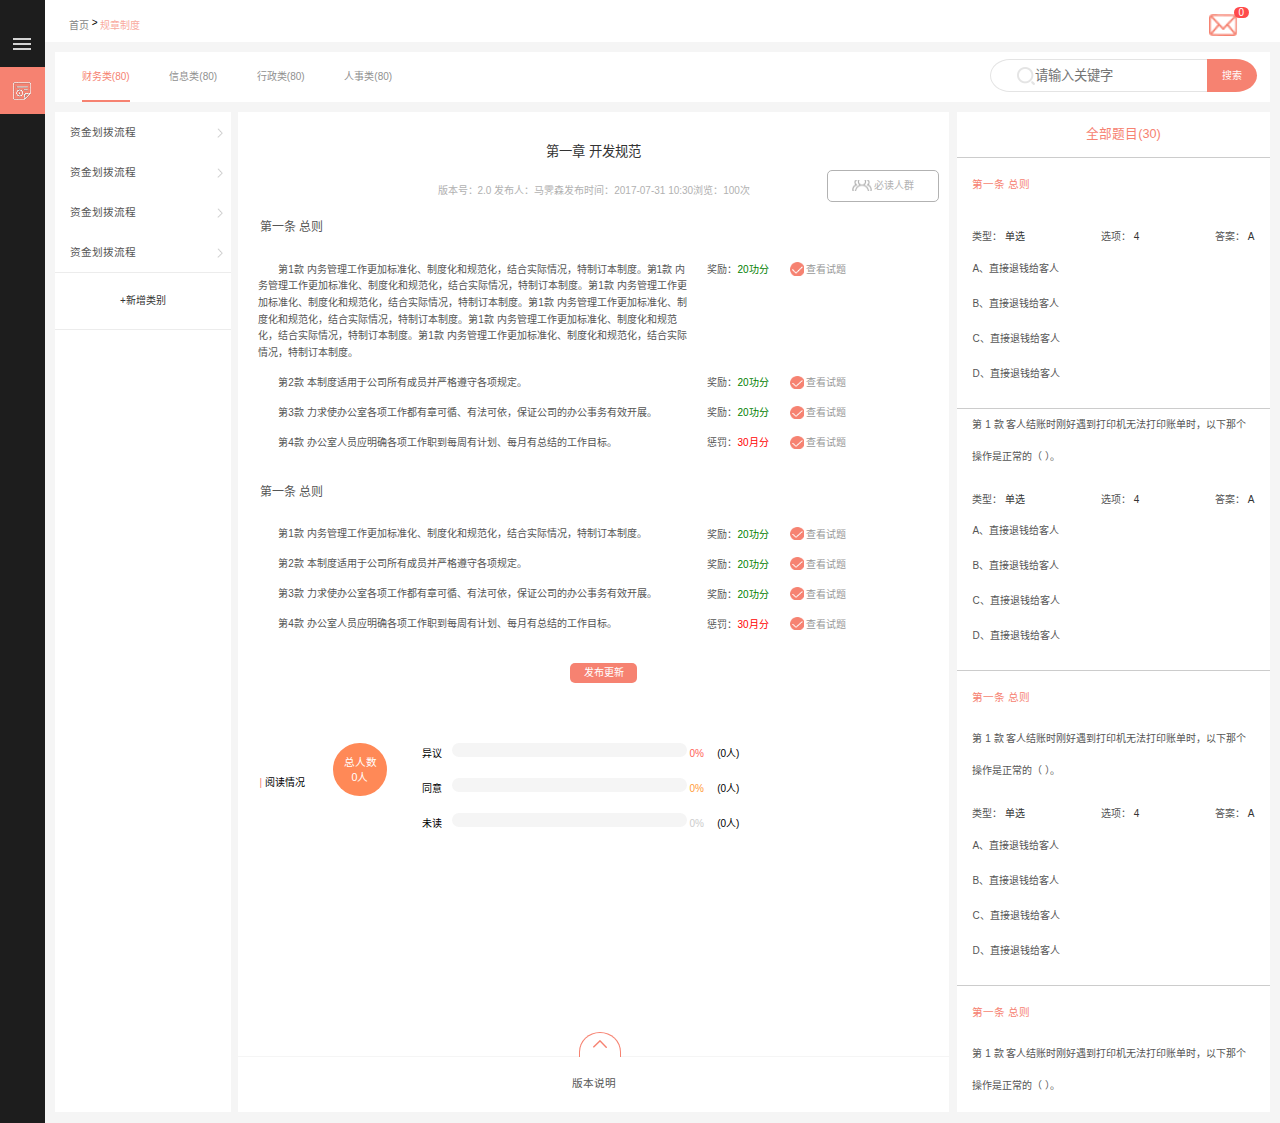
<file: index.html>
<!DOCTYPE html>
<html lang="zh-CN">

<head>
    <meta charset="UTF-8">
    <title>规章制度规范</title>
    <link rel="stylesheet" href="css/reset.css">
    <link rel="stylesheet" href="css/public.css">
    <link rel="stylesheet" href="zTree/css/metroStyle/metroStyle.css">
    <link rel="stylesheet" href="css/one.css">
    <link rel="stylesheet" href="css/search.css">
    <link rel="stylesheet" href="css/test.css">
</head>

<body style="width: 100%; margin-top: 0px; margin-right: auto; margin-bottom: 0px; margin-left: auto; zoom: 1; min-width: 1180px; max-width: 1920px;font-size: .15rem;">
    <div class="page-container clearfix">
        <!-- Pagesidebar -->
        <div class="page-sidebar fl" style="width: 3.5%">
            <!-- Site header  -->
            <div class="page-detail" style="display: none;">
                <header class="site-header clearfix">
                    <div class="site-logo fl">
                        <a href="#"><img src="images/logo.png"></a>
                    </div>
                    <div class="hidden fr"><i class="icon-menu"></i></div>
                </header>
                <ul class="main-menu inNot">
                    <li class="has-sub">
                        <a href="javascript:void(0)"><i class="icon icon-recruit"></i><span class="title">规章制度管理</span></a>
                    </li>
                </ul>
                <div class="page-footer">
                    <ul>
                        <li>
                            <img src="images/goods.png" alt="">
                        </li>
                        <li class="person">马霖森(<span>300002</span>)</li>
                        <li class="time">登录时间 : <span>2017-07-03 14:54</span></li>
                        <li class="logout"><a href="javascript:void(0)">退出</a></li>
                        <li class="version">Version : 20170401</li>
                        <li class="home">
                            <img src="images/home.png" alt="">
                        </li>
                    </ul>
                </div>
            </div>
            <!-- /page-detail -->
            <div class="page-simple" style="display: block;">
                <ul>
                    <li class="simple-menu"><a href="javascript:"></a></li>
                    <li class="simple-in"><a href="javascript:"></a></li>
                </ul>
            </div>
        </div>
    </div>
    <!-- main-container -->
    <div class="main-container fr" style="width: 96.5%">
        <div class="main-top">
            <ul class="clearfix">
                <li>
                    <a href="javascript:;">首页&nbsp;</a>
                </li>
                <li>&gt;&nbsp;</li>
                <li>
                    <a href="javascript:;" class="color">规章制度&nbsp;</a>
                </li>
            </ul>
            <div class="main-top-message"><span class="mess-num">0</span></div>
        </div>
        <div class="main-content clearfix">
            <!-- 顶部导航开始 -->
            <div class="content-nav">
                <!-- 分类开始 -->
                <ul class="nav-bar-ul">
                    <li class="nav-bar-li nav-bar-li-current"><a href="javascript:">财务类<span>(80)</span></a></li>
                    <li class="nav-bar-li"><a href="javascript:">信息类<span>(80)</span></a></li>
                    <li class="nav-bar-li"><a href="javascript:">行政类<span>(80)</span></a></li>
                    <li class="nav-bar-li"><a href="javascript:">人事类<span>(80)</span></a></li>
                    <!-- <a href="javascript:" class="nav-bar-search-edit nav-bar-edit-show"></a> -->
                </ul>
                <!-- 搜索框 -->
                <div class="nav-bar-search">
                    <a href="javascript:" class="nav-bar-search-add">+</a>
                    <span class="nav-bar-search-icon"></span>
                    <input class="nav-bar-search-text" type="text" placeholder="请输入关键字">
                    <a class="nav-bar-search-btn" href="javascript:">搜索</a>
                </div>
            </div>
            <!-- 顶部导航结束 -->
            <!-- 搜索结果开始 -->
            <div class="search-result">
                <ul class="result-box">
                    <li class="result-list">
                        <div class="title">资金划拨流程</div>
                        <div class="section">
                            <span class="section-num">第一章</span>
                            <span class="section-txt">我是第一章</span>
                        </div>
                        <div class="bar">
                            <span class="bar-num search-text">第一条</span>
                            <span class="bar-txt">我是第一条</span>
                        </div>
                        <div class="kuan">
                            <span class="kuan-num search-text">第一款</span>
                            <span class="kuan-txt">我是第一款我是第一款我是第一款我是第一款我是第一款我是第一款我是第一款我是第一款我是第一款我是第一款我是第一款我是第一款我是第一款我是第一款</span>
                        </div>
                    </li>
                    <li class="result-list">
                        <div class="title">资金划拨流程</div>
                        <div class="section">
                            <span class="section-num">第一章</span>
                            <span class="section-txt">我是第一章</span>
                        </div>
                        <div class="bar">
                            <span class="bar-num search-text">第一条</span>
                            <span class="bar-txt">我是第一条</span>
                        </div>
                        <div class="kuan">
                            <span class="kuan-num search-text">第一款</span>
                            <span class="kuan-txt">我是第一款我是第一款我是第一款我是第一款我是第一款我是第一款我是第一款我是第一款我是第一款我是第一款我是第一款我是第一款我是第一款我是第一款</span>
                        </div>
                    </li>
                    <li class="result-list">
                        <div class="title">资金划拨流程</div>
                        <div class="section">
                            <span class="section-num">第一章</span>
                            <span class="section-txt">我是第一章</span>
                        </div>
                        <div class="bar">
                            <span class="bar-num search-text">第一条</span>
                            <span class="bar-txt">我是第一条</span>
                        </div>
                        <div class="kuan">
                            <span class="kuan-num search-text">第一款</span>
                            <span class="kuan-txt">我是第一款我是第一款我是第一款我是第一款我是第一款我是第一款我是第一款我是第一款我是第一款我是第一款我是第一款我是第一款我是第一款我是第一款</span>
                        </div>
                    </li>
                    <li class="result-list">
                        <div class="title">资金划拨流程</div>
                        <div class="section">
                            <span class="section-num">第一章</span>
                            <span class="section-txt">我是第一章</span>
                        </div>
                        <div class="bar">
                            <span class="bar-num search-text">第一条</span>
                            <span class="bar-txt">我是第一条</span>
                        </div>
                        <div class="kuan">
                            <span class="kuan-num search-text">第一款</span>
                            <span class="kuan-txt">我是第一款我是第一款我是第一款我是第一款我是第一款我是第一款我是第一款我是第一款我是第一款我是第一款我是第一款我是第一款我是第一款我是第一款</span>
                        </div>
                    </li>
                    <li class="result-list">
                        <div class="title">资金划拨流程</div>
                        <div class="section">
                            <span class="section-num">第一章</span>
                            <span class="section-txt">我是第一章</span>
                        </div>
                        <div class="bar">
                            <span class="bar-num search-text">第一条</span>
                            <span class="bar-txt">我是第一条</span>
                        </div>
                        <div class="kuan">
                            <span class="kuan-num search-text">第一款</span>
                            <span class="kuan-txt">我是第一款我是第一款我是第一款我是第一款我是第一款我是第一款我是第一款我是第一款我是第一款我是第一款我是第一款我是第一款我是第一款我是第一款</span>
                        </div>
                    </li>
                    <li class="result-list">
                        <div class="title">资金划拨流程</div>
                        <div class="section">
                            <span class="section-num">第一章</span>
                            <span class="section-txt">我是第一章</span>
                        </div>
                        <div class="bar">
                            <span class="bar-num search-text">第一条</span>
                            <span class="bar-txt">我是第一条</span>
                        </div>
                        <div class="kuan">
                            <span class="kuan-num search-text">第一款</span>
                            <span class="kuan-txt">我是第一款我是第一款我是第一款我是第一款我是第一款我是第一款我是第一款我是第一款我是第一款我是第一款我是第一款我是第一款我是第一款我是第一款</span>
                        </div>
                    </li>
                    <li class="result-list">
                        <div class="title">资金划拨流程</div>
                        <div class="section">
                            <span class="section-num">第一章</span>
                            <span class="section-txt">我是第一章</span>
                        </div>
                        <div class="bar">
                            <span class="bar-num search-text">第一条</span>
                            <span class="bar-txt">我是第一条</span>
                        </div>
                        <div class="kuan">
                            <span class="kuan-num search-text">第一款</span>
                            <span class="kuan-txt">我是第一款我是第一款我是第一款我是第一款我是第一款我是第一款我是第一款我是第一款我是第一款我是第一款我是第一款我是第一款我是第一款我是第一款</span>
                        </div>
                    </li>
                    <li class="result-list">
                        <div class="title">资金划拨流程</div>
                        <div class="section">
                            <span class="section-num">第一章</span>
                            <span class="section-txt">我是第一章</span>
                        </div>
                        <div class="bar">
                            <span class="bar-num search-text">第一条</span>
                            <span class="bar-txt">我是第一条</span>
                        </div>
                        <div class="kuan">
                            <span class="kuan-num search-text">第一款</span>
                            <span class="kuan-txt">我是第一款我是第一款我是第一款我是第一款我是第一款我是第一款我是第一款我是第一款我是第一款我是第一款我是第一款我是第一款我是第一款我是第一款</span>
                        </div>
                    </li>
                </ul>
            </div>
            <!-- 搜索结果结束 -->
            <div class="left">
                <!-- 左边下拉菜单开始 -->
                <div class="left-section">
                    <div class="tab-title">
                        <p class="tab-subtitle">资金划拨流程</p>
                        <div class="close-tab-btn">
                        </div>
                        <ul class="tab-section-box">
                            <li class="tab-section" draggable="true">第<span class="section-number"></span>章 开发规范<span class="tab-section-edit"></span><span class="tab-section-close"></span></li>
                            <li class="tab-section" draggable="true">第<span class="section-number"></span>章 员工守则<span class="tab-section-edit"></span><span class="tab-section-close"></span><span class="tab-section-edit"></span><span class="tab-section-close"></span></li>
                            <li class="tab-section" draggable="true">第<span class="section-number"></span>章 UI设计规范标准
                                <span class="tab-section-edit"></span><span class="tab-section-close"></span></li>
                            <li class="tab-section" draggable="true">第<span class="section-number"></span>章 项目开发规范<span class="tab-section-edit"></span><span class="tab-section-close"></span></li>
                            <li class="add-tab-section">+ 增加章节</li>
                        </ul>
                    </div>
                    <div class="tab-title">
                        <p class="tab-subtitle">资金划拨流程</p>
                        <div class="close-tab-btn">
                        </div>
                        <ul class="tab-section-box">
                            <li class="tab-section" draggable="true">第<span class="section-number">1</span>章 开发规范<span class="tab-section-edit"></span><span class="tab-section-close"></span></li>
                            <li class="tab-section" draggable="true">第<span class="section-number">2</span>章 员工守则<span class="tab-section-edit"></span><span class="tab-section-close"></span><span class="tab-section-edit"></span><span class="tab-section-close"></span></li>
                            <li class="tab-section" draggable="true">第<span class="section-number">3</span>章 UI设计规范标准
                                <span class="tab-section-edit"></span><span class="tab-section-close"></span></li>
                            <li class="tab-section" draggable="true">第<span class="section-number">4</span>章 项目开发规范<span class="tab-section-edit"></span><span class="tab-section-close"></span></li>
                            <li class="add-tab-section">+ 增加章节</li>
                        </ul>
                    </div>
                    <div class="tab-title">
                        <p class="tab-subtitle">资金划拨流程</p>
                        <div class="close-tab-btn">
                        </div>
                        <ul class="tab-section-box">
                            <li class="tab-section" draggable="true">第<span class="section-number">1</span>章 开发规范<span class="tab-section-edit"></span><span class="tab-section-close"></span></li>
                            <li class="tab-section" draggable="true">第<span class="section-number">2</span>章 员工守则<span class="tab-section-edit"></span><span class="tab-section-close"></span><span class="tab-section-edit"></span><span class="tab-section-close"></span></li>
                            <li class="tab-section" draggable="true">第<span class="section-number">3</span>章 UI设计规范标准
                                <span class="tab-section-edit"></span><span class="tab-section-close"></span></li>
                            <li class="tab-section" draggable="true">第<span class="section-number">4</span>章 项目开发规范<span class="tab-section-edit"></span><span class="tab-section-close"></span></li>
                            <li class="add-tab-section">+ 增加章节</li>
                        </ul>
                    </div>
                    <div class="tab-title">
                        <p class="tab-subtitle">资金划拨流程</p>
                        <div class="close-tab-btn"></div>
                        <ul class="tab-section-box">
                            <li class="tab-section" draggable="true">第<span class="section-number">1</span>章 开发规范<span class="tab-section-edit"></span><span class="tab-section-close"></span></li>
                            <li class="tab-section" draggable="true">第<span class="section-number">2</span>章 员工守则<span class="tab-section-edit"></span><span class="tab-section-close"></span><span class="tab-section-edit"></span><span class="tab-section-close"></span></li>
                            <li class="tab-section" draggable="true">第<span class="section-number">3</span>章 UI设计规范标准
                                <span class="tab-section-edit"></span><span class="tab-section-close"></span></li>
                            <li class="tab-section" draggable="true">第<span class="section-number">4</span>章 项目开发规范<span class="tab-section-edit"></span><span class="tab-section-close"></span></li>
                            <li class="add-tab-section">+ 增加章节</li>
                        </ul>
                    </div>
                    <div id="add_classify" class="add-classify">+新增类别</div>
                </div>
                <!-- 右边章节块详情开始 -->
                <!-- 右边章节块详情结束 -->
            </div>
            <!-- 左边资金划拨流程结束 -->
            <!-- 中间内容开始 -->
            <div id="middle_pie" class="middle">
                <div>
                    <div id="normative_zero">
                        <div class="normative-header">
                            <h1 class="normative-header-title">第一章 开发规范</h1>
                            <div class="normative-header-detail">版本号：<span>2.0</span> 发布人：<span>马霁森</span>发布时间：<span>2017-07-31 10:30</span>浏览：<span>100</span>次
                            </div>
                            <div id="readPeople" class="readPeople"><span class="text">必读人群</span></div>
                        </div>
                        <div class="normative-detail">
                            <h2 class="normative-detail-title">
                            第一条 总则
                            <span class="title-add title-xtb"></span><span
                                class="title-update title-xtb"></span><span class="title-delete title-xtb"></span>
                        </h2>
                            <ul class="normative-detail-list-box">
                                <li class="normative-detail-list clearfix">
                                    <p class="normative-detail-content">第1款 内务管理工作更加标准化、制度化和规范化，结合实际情况，特制订本制度。第1款 内务管理工作更加标准化、制度化和规范化，结合实际情况，特制订本制度。第1款 内务管理工作更加标准化、制度化和规范化，结合实际情况，特制订本制度。第1款 内务管理工作更加标准化、制度化和规范化，结合实际情况，特制订本制度。第1款 内务管理工作更加标准化、制度化和规范化，结合实际情况，特制订本制度。第1款 内务管理工作更加标准化、制度化和规范化，结合实际情况，特制订本制度。</p><span class="whole-spans">奖励：<span>20功分</span><span class="look-test-icon"></span><a class="look-test-btn" href="javascript:">&nbsp;查看试题</a></span>
                                    <span class="kuan-add kuan-xtb"></span><span class="kuan-update kuan-xtb"></span><span class="kuan-delete kuan-xtb"></span>
                                </li>
                                <li class="normative-detail-list clearfix">
                                    <p class="normative-detail-content">第2款 本制度适用于公司所有成员并严格遵守各项规定。</p><span class="whole-spans">奖励：<span>20功分</span><span class="look-test-icon"></span><a class="look-test-btn" href="javascript:">&nbsp;查看试题</a></span>
                                    <span class="kuan-add kuan-xtb"></span><span class="kuan-update kuan-xtb"></span><span class="kuan-delete kuan-xtb"></span>
                                </li>
                                <li class="normative-detail-list clearfix">
                                    <p class="normative-detail-content">第3款 力求使办公室各项工作都有章可循、有法可依，保证公司的办公事务有效开展。</p><span class="whole-spans">奖励：<span>20功分</span><span class="look-test-icon"></span><a class="look-test-btn" href="javascript:">&nbsp;查看试题</a></span>
                                    <span class="kuan-add kuan-xtb"></span><span class="kuan-update kuan-xtb"></span><span class="kuan-delete kuan-xtb"></span>
                                </li>
                                <li class="normative-detail-list clearfix">
                                    <p class="normative-detail-content">第4款 办公室人员应明确各项工作职到每周有计划、每月有总结的工作目标。</p><span class="whole-spans">惩罚：<span style="color:red">30月分</span><span class="look-test-icon"></span><a class="look-test-btn" href="javascript:">&nbsp;查看试题</a></span>
                                    <span class="kuan-add kuan-xtb"></span><span class="kuan-update kuan-xtb"></span><span class="kuan-delete kuan-xtb"></span>
                                </li>
                            </ul>
                        </div>
                        <div class="normative-detail">
                            <h2 class="normative-detail-title">
                            第一条 总则
                            <span class="title-add title-xtb"></span><span
                                class="title-update title-xtb"></span><span class="title-delete title-xtb"></span>
                        </h2>
                            <ul class="normative-detail-list-box">
                                <li class="normative-detail-list clearfix">
                                    <p class="normative-detail-content">第1款 内务管理工作更加标准化、制度化和规范化，结合实际情况，特制订本制度。</p><span class="whole-spans">奖励：<span>20功分</span><span class="look-test-icon"></span><a class="look-test-btn" href="javascript:">&nbsp;查看试题</a></span>
                                    <span class="kuan-add kuan-xtb"></span><span class="kuan-update kuan-xtb"></span><span class="kuan-delete kuan-xtb"></span>
                                </li>
                                <li class="normative-detail-list clearfix">
                                    <p class="normative-detail-content">第2款 本制度适用于公司所有成员并严格遵守各项规定。</p><span class="whole-spans">奖励：<span>20功分</span><span class="look-test-icon"></span><a class="look-test-btn" href="javascript:">&nbsp;查看试题</a></span>
                                    <span class="kuan-add kuan-xtb"></span><span class="kuan-update kuan-xtb"></span><span class="kuan-delete kuan-xtb"></span>
                                </li>
                                <li class="normative-detail-list clearfix">
                                    <p class="normative-detail-content">第3款 力求使办公室各项工作都有章可循、有法可依，保证公司的办公事务有效开展。</p><span class="whole-spans">奖励：<span>20功分</span><span class="look-test-icon"></span><a class="look-test-btn" href="javascript:">&nbsp;查看试题</a></span>
                                    <span class="kuan-add kuan-xtb"></span><span class="kuan-update kuan-xtb"></span><span class="kuan-delete kuan-xtb"></span>
                                </li>
                                <li class="normative-detail-list clearfix">
                                    <p class="normative-detail-content">第4款 办公室人员应明确各项工作职到每周有计划、每月有总结的工作目标。</p><span class="whole-spans">惩罚：<span style="color:red">30月分</span><span class="look-test-icon"></span><a class="look-test-btn" href="javascript:">&nbsp;查看试题</a></span>
                                    <span class="kuan-add kuan-xtb"></span><span class="kuan-update kuan-xtb"></span><span class="kuan-delete kuan-xtb"></span>
                                </li>
                            </ul>
                        </div>
                    </div>
                </div>
                <div class="read-situation clearfix">
                    <div class="update-publish">发布更新</div>
                    <h2 class="read-h"><span>|</span> 阅读情况</h2>
                    <div class="num-circle"><span class="people">总人数</span> <span class="num">0人</span></div>
                    <ul class="read-bar">
                        <li><span class="opinion">异议</span> <span class="line-bottom"><span class="line-top top1"></span></span> <span class="percent p1">0%</span> <span>(0人)</span></li>
                        <li><span class="opinion">同意</span> <span class="line-bottom"><span class="line-top top2"></span></span> <span class="percent p2">0%</span> <span>(0人)</span></li>
                        <li><span class="opinion">未读</span> <span class="line-bottom"><span class="line-top top3"></span></span> <span class="percent p3">0%</span> <span>(0人)</span></li>
                    </ul>
                </div>
                <!-- 底部版本说明开始 -->
                <div class="vision-statement">
                    <div class="vision-statement-header clearfix" style="display: none">
                        <p>版本说明:</p>
                        <div class="vision-statement-number vision-statement-current">2.0</div>
                        <div class="vision-statement-number">1.0</div>
                    </div>
                    <p class="vision-statement-title">版本说明</p>
                    <div class="vision-statement-content">
                        <p class="vision-publish-time">发布时间: 2017-07-08 11:10</p>
                        <ul class="vision-statement-detail-list-box">
                            <li class="vision-statement-detail-list">
                                第1款 内务管理工作更加标准化、制度化和规范化，结合实际情况，特制订本制度。
                            </li>
                            <li class="vision-statement-detail-list">
                                第2款 本制度适用于公司所有成员并严格遵守各项规定。
                            </li>
                            <li class="vision-statement-detail-list">
                                第3款 力求使办公室各项工作都有章可循、有法可依，保证公司的办公事务有效开展。 第3款 力求使办公室各项工作都有章可循、有法可依，保证公司的办公事务有效开展。 第3款 力求使办公室各项工作都有章可循、有法可依，保证公司的办公事务有效开展。 第3款 力求使办公室各项工作都有章可循、有法可依，保证公司的办公事务有效开展。第3款 力求使办公室各项工作都有章可循、有法可依，保证公司的办公事务有效开展。
                            </li>
                            <li class="vision-statement-detail-list">
                                第4款 办公室人员应明确各项工作职到每周有计划、每月有总结的工作目标。
                            </li>
                            <li class="vision-statement-detail-list">
                                第4款 办公室人员应明确各项工作职到每周有计划、每月有总结的工作目标。
                            </li>
                            <li class="vision-statement-detail-list">
                                第4款 办公室人员应明确各项工作职到每周有计划、每月有总结的工作目标。
                            </li>
                            <li class="vision-statement-detail-list">
                                第4款 办公室人员应明确各项工作职到每周有计划、每月有总结的工作目标。
                            </li>
                            <li class="vision-statement-detail-list">
                                第4款 办公室人员应明确各项工作职到每周有计划、每月有总结的工作目标。
                            </li>
                            <li class="vision-statement-detail-list">
                                第4款 办公室人员应明确各项工作职到每周有计划、每月有总结的工作目标。
                            </li>
                            <li class="vision-statement-detail-list">
                                第4款 办公室人员应明确各项工作职到每周有计划、每月有总结的工作目标。
                            </li>
                            <li class="vision-statement-detail-list">
                                第4款 办公室人员应明确各项工作职到每周有计划、每月有总结的工作目标。
                            </li>
                            <li class="vision-statement-detail-list">
                                第4款 办公室人员应明确各项工作职到每周有计划、每月有总结的工作目标。
                            </li>
                            <li class="vision-statement-detail-list">
                                第4款 办公室人员应明确各项工作职到每周有计划、每月有总结的工作目标。
                            </li>
                            <li class="vision-statement-detail-list">
                                第4款 办公室人员应明确各项工作职到每周有计划、每月有总结的工作目标。
                            </li>
                            <li class="vision-statement-detail-list">
                                第4款 办公室人员应明确各项工作职到每周有计划、每月有总结的工作目标。
                            </li>
                            <li class="vision-statement-detail-list">
                                第4款 办公室人员应明确各项工作职到每周有计划、每月有总结的工作目标。
                            </li>
                            <li class="vision-statement-detail-list">
                                第4款 办公室人员应明确各项工作职到每周有计划、每月有总结的工作目标。
                            </li>
                        </ul>
                    </div>
                    <!-- 小箭头 -->
                    <div class="close-statement-btn"><span class="rotate"></span></div>
                </div>
            </div>
            <!-- 中间内容结束 -->
            <!-- 右边题目开始 -->
            <div>
                <div id="right_pie" class="right">
                    <h2 class="all-test-title">全部题目(30)</h2>
                    <div class="rules-test">
                        <h3 class="rule-title">第一条 总则</h3>
                        <div id="exam_show_onlyone" class="first-rule">
                            <div class="rules-option-type">
                                <span>类型：&nbsp;<i>单选</i></span>
                                <span>选项：&nbsp;<i>4</i></span>
                                <span>答案：&nbsp;<i>A</i></span>
                            </div>
                            <ul class="rules-option-list">
                                <li class="rules-option-list-lis">A、直接退钱给客人</li>
                                <li class="rules-option-list-lis">B、直接退钱给客人</li>
                                <li class="rules-option-list-lis">C、直接退钱给客人</li>
                                <li class="rules-option-list-lis">D、直接退钱给客人</li>
                            </ul>
                        </div>
                        <div class="first-rule">
                            <p class="rules-content">
                                第 1 款 客人结账时刚好遇到打印机无法打印账单时，以下那个操作是正常的（ ）。
                                <span class="rules-content-edit-btn"></span>
                            </p>
                            <div class="rules-option-type">
                                <span>类型：&nbsp;<i>单选</i></span>
                                <span>选项：&nbsp;<i>4</i></span>
                                <span>答案：&nbsp;<i>A</i></span>
                            </div>
                            <ul class="rules-option-list">
                                <li class="rules-option-list-lis">A、直接退钱给客人</li>
                                <li class="rules-option-list-lis">B、直接退钱给客人</li>
                                <li class="rules-option-list-lis">C、直接退钱给客人</li>
                                <li class="rules-option-list-lis">D、直接退钱给客人</li>
                            </ul>
                        </div>
                    </div>
                    <div class="rules-test">
                        <h3 class="rule-title">第一条 总则</h3>
                        <div class="first-rule">
                            <p class="rules-content">
                                第 1 款 客人结账时刚好遇到打印机无法打印账单时，以下那个操作是正常的（ ）。
                                <span class="rules-content-edit-btn"></span>
                            </p>
                            <div class="rules-option-type">
                                <span>类型：&nbsp;<i>单选</i></span>
                                <span>选项：&nbsp;<i>4</i></span>
                                <span>答案：&nbsp;<i>A</i></span>
                            </div>
                            <ul class="rules-option-list">
                                <li class="rules-option-list-lis">A、直接退钱给客人</li>
                                <li class="rules-option-list-lis">B、直接退钱给客人</li>
                                <li class="rules-option-list-lis">C、直接退钱给客人</li>
                                <li class="rules-option-list-lis">D、直接退钱给客人</li>
                            </ul>
                        </div>
                    </div>
                    <div class="rules-test">
                        <h3 class="rule-title">第一条 总则</h3>
                        <div class="first-rule">
                            <p class="rules-content">
                                第 1 款 客人结账时刚好遇到打印机无法打印账单时，以下那个操作是正常的（ ）。
                                <span class="rules-content-edit-btn"></span>
                            </p>
                            <div class="rules-option-type">
                                <span>类型：&nbsp;<i>单选</i></span>
                                <span>选项：&nbsp;<i>4</i></span>
                                <span>答案：&nbsp;<i>A</i></span>
                            </div>
                            <ul class="rules-option-list">
                                <li class="rules-option-list-lis">A、直接退钱给客人</li>
                                <li class="rules-option-list-lis">B、直接退钱给客人</li>
                                <li class="rules-option-list-lis">C、直接退钱给客人</li>
                                <li class="rules-option-list-lis">D、直接退钱给客人</li>
                            </ul>
                        </div>
                    </div>
                    <div class="rules-test">
                        <h3 class="rule-title">第一条 总则</h3>
                        <div class="first-rule">
                            <p class="rules-content">
                                第 1 款 客人结账时刚好遇到打印机无法打印账单时，以下那个操作是正常的（ ）。
                                <span class="rules-content-edit-btn"></span>
                            </p>
                            <div class="rules-option-type">
                                <span>类型：&nbsp;<i>单选</i></span>
                                <span>选项：&nbsp;<i>4</i></span>
                                <span>答案：&nbsp;<i>A</i></span>
                            </div>
                            <ul class="rules-option-list">
                                <li class="rules-option-list-lis">A、直接退钱给客人</li>
                                <li class="rules-option-list-lis">B、直接退钱给客人</li>
                                <li class="rules-option-list-lis">C、直接退钱给客人</li>
                                <li class="rules-option-list-lis">D、直接退钱给客人</li>
                            </ul>
                        </div>
                    </div>
                </div>
            </div>
            <!-- 右边题目结束 -->
            <!--编辑的右边题目-->
            <!-- 右边题目开始 -->
            <!-- 萌大佬要的html -->
            <div id="right_edit" style="display: none" class="right">
                <h2 class="all-test-title">
                    全部题目(30)
                </h2>
                <div class="first-rule">
                    <h3 class="rule-title">第一条 总则</h3>
                    <textarea cols="30" rows="3" class="rules-content-edit">第 1 款 客人结账时刚好遇到打印机无法打印账单时，以下那个操作是正常的（ ）。
                    </textarea>
                    <div class="rules-option-type">
                        <div class="rules-option-type-pie">
                            <div class="option-type">类型：</div>
                            <div class="option-menu">
                                <div class="option-box">
                                    <span class="option">单选</span>
                                    <span class="rules-option-pull-down"></span>
                                </div>                           
                                <ul class="rules-option-drop-down">
                                    <li>单选</li>
                                    <li>多选</li>
                                </ul>
                            </div>                            
                        </div>
                        <div class="rules-option-type-pie">
                            <div class="option-type">选项：</div>
                            <div class="option-menu">
                                <div class="option-box">
                                    <span class="option">1</span>
                                    <span class="rules-option-pull-down"></span>
                                </div>
                                <!-- //单选选项                            -->
                                <ul class="rules-option-drop-down" style="display:none">
                                    <li>1</li>
                                    <li>2</li>
                                    <li>3</li>
                                    <li>4</li>
                                </ul>
                                <!-- 多选选项 -->
                                <ul class="rules-option-drop-down">
                                    <li>1</li>
                                    <li>2</li>
                                    <li>3</li>
                                    <li>4</li>
                                    <li>5</li>
                                    <li>6</li>
                                    <li>7</li>
                                    <li>8</li>
                                    <li>9</li>
                                    <li>10</li>
                                </ul>
                            </div>                            
                        </div>
                        <div class="rules-option-type-pie">
                            <div class="option-type">答案：</div>
                            <div class="option-menu">
                                <div class="option-box">
                                    <span class="option">A</span>
                                    <span class="rules-option-pull-down"></span>
                                </div>  
                                <!-- 单选选项框                          -->
                                <ul class="rules-option-drop-down" style="display:none">
                                    <li>A</li>
                                    <li>B</li>
                                    <li>C</li>
                                    <li>D</li>
                                </ul>
                                <!-- 多选选项框 -->
                                <ul class="rules-option-drop-down">
                                    <li>
                                        <span class="letter">A</span>
                                        <!-- label选中添加   selected  类名即可 -->
                                        <label for="selectedA" class="select-label selected"></label>
                                        <input id="selectedA" class="select-check" type="checkbox"/>
                                    </li>
                                    <li>
                                        <span class="letter">B</span>
                                        <label for="selectedB" class="select-label selected"></label>
                                        <input id="selectedB" class="select-check" type="checkbox"/>
                                    </li>
                                    <li>
                                        <span class="letter">C</span>
                                        <label for="selectedC" class="select-label"></label>
                                        <input id="selectedC" class="select-check" type="checkbox"/>
                                    </li>
                                    <li>
                                        <span class="letter">D</span>
                                        <label for="selectedD" class="select-label selected"></label>
                                        <input id="selectedD" class="select-check" type="checkbox"/>
                                    </li>
                                    <li>
                                        <span class="letter">E</span>
                                        <label for="selectedE" class="select-label selected"></label>
                                        <input id="selectedE" class="select-check" type="checkbox"/>
                                    </li>
                                    <li>
                                        <span class="letter">F</span>
                                        <label for="selectedF" class="select-label"></label>
                                        <input id="selectedF" class="select-check" type="checkbox"/>
                                    </li>
                                    <li>
                                        <span class="letter">G</span>
                                        <label for="selectedG" class="select-label"></label>
                                        <input id="selectedG" class="select-check" type="checkbox"/>
                                    </li>
                                    <li>
                                        <span class="letter">I</span>
                                        <label for="selectedI" class="select-label"></label>
                                        <input id="selectedI" class="select-check" type="checkbox"/>
                                    </li>
                                    <li>
                                        <span class="letter">J</span>
                                        <label for="selectedJ" class="select-label"></label>
                                        <input id="selectedJ" class="select-check" type="checkbox"/>
                                    </li>
                                    <li>
                                        <span class="letter">K</span>
                                        <label for="selectedk" class="select-label"></label>
                                        <input id="selectedk" class="select-check" type="checkbox"/>
                                    </li>
                                    <li>
                                        <span class="confirm">确认</span>
                                        <span class="confirm">取消</span>
                                    </li>
                                </ul>
                            </div>                            
                        </div>







                        <!-- 
                        <div class="rules-option-type-pie">
                            <span>选项：</span>
                            <span class="option" id="option_quantity">4</span>
                            <div class="rules-option-pull-down select-num">
                                <span><i>◇</i></span>
                            </div>
                            <ul class="rules-option-drop-down rules-option-drop-down-two">
                                <li>1</li>
                                <li>2</li>
                                <li>3</li>
                                <li>4</li>
                            </ul>
                            <ul class="rules-option-drop-down rules-option-drop-down-two">
                                <li>1</li>
                                <li>2</li>
                                <li>3</li>
                                <li>4</li>
                                <li>5</li>
                                <li>6</li>
                                <li>7</li>
                                <li>8</li>
                                <li>9</li>
                                <li>10</li>
                            </ul>
                        </div>
                        <div class="rules-option-type-pie">
                            <span>答案：</span>
                            <span class="option">A</span>
                            <div class="rules-option-pull-down select-num">
                                <span><i>◇</i></span>
                            </div>
                            <ul class="rules-option-drop-down rules-option-drop-down-three">
                                <li>A</li>
                                <li>B</li>
                                <li>C</li>
                                <li>D</li>
                            </ul>
                            <ul class="rules-option-drop-down rules-option-drop-down-three">
                                <li>A</li>
                                <li>B</li>
                                <li>C</li>
                                <li>D</li>
                                <li>E</li>
                                <li>F</li>
                                <li>G</li>
                                <li>I</li>
                                <li>J</li>
                                <li>K</li>
                            </ul>
                        </div> -->
                    </div>
                    <ul class="rules-answer-input">
                        <li class="rules-answer-input-lis">
                            <span>A、 </span>
                            <input type="text">
                        </li>
                        <li class="rules-answer-input-lis">
                            <span>B、 </span>
                            <input type="text">
                        </li>
                        <li class="rules-answer-input-lis">
                            <span>C、 </span>
                            <input type="text">
                        </li>
                        <li class="rules-answer-input-lis">
                            <span>D、 </span>
                            <input type="text">
                        </li>
                    </ul>
                    <ul class="rules-answer-input answer-input-js" style="display: none;">
                        <li class="rules-answer-input-lis">
                            <span>A、 </span>
                            <input type="text">
                        </li>
                        <li class="rules-answer-input-lis">
                            <span>B、 </span>
                            <input type="text">
                        </li>
                        <li class="rules-answer-input-lis">
                            <span>C、 </span>
                            <input type="text">
                        </li>
                        <li class="rules-answer-input-lis">
                            <span>D、 </span>
                            <input type="text">
                        </li>
                        <li class="rules-answer-input-lis">
                            <span>E、 </span>
                            <input type="text">
                        </li>
                        <li class="rules-answer-input-lis">
                            <span>F、 </span>
                            <input type="text">
                        </li>
                        <li class="rules-answer-input-lis">
                            <span>G、 </span>
                            <input type="text">
                        </li>
                        <li class="rules-answer-input-lis">
                            <span>H、 </span>
                            <input type="text">
                        </li>
                        <li class="rules-answer-input-lis">
                            <span>I、 </span>
                            <input type="text">
                        </li>
                        <li class="rules-answer-input-lis">
                            <span>J、 </span>
                            <input type="text">
                        </li>
                    </ul>
                    <div class="rules-comfirm-btn">
                        <a class="rules-comfirm-btn-cancel" href="javascript:">取消</a>
                        <a class="rules-comfirm-btn-sure" href="javascript:">确定</a>
                    </div>
                </div>
            </div>
            <!-- 萌大佬要的html -->
            <!-- 右边题目结束 -->
            <!--编辑的右边题目结束-->
        </div>
        <div class="classifier">
            <ul class="classifier-tab clearfix">
                <li class="current">行政(1)</li>
                <li>财务(1)</li>
                <li>信息(1)</li>
                <li>供应(1)</li>
                <li>物合(1)</li>
            </ul>
            <div class="classifier-title">
                <p class="classifier-subtitle active">办公室管理制度(1)
                    <div class="down-box"><i class="down">◇</i></div>
                </p>
                <ul class="classifier-title-list">
                    <li class="classifier-section">第一章 总则</li>
                </ul>
            </div>
        </div>
    </div>
    </div>
    <!-- 必读人群弹窗开始 -->
    <div id="peopleShow" class="peopleShow">
        <div class="peopleShowHeader">
            <h2>必读人群</h2>
            <span class="pClose"></span>
        </div>
        <ul class="pList"></ul>
        <ul class="plist"></ul>
    </div>
    <!-- 异议弹窗开始 -->
    <div class="right-people-opinion selected">
        <div class="opinion-header">
            <span class="close-btn"></span>
            <span class="op">异议(0)</span>
            <span class="op active">同意(0)</span>
            <span class="op">未读(0)</span>
        </div>
        <div class="opinion-content">
            <div class="opinion-n"></div>
            <div class="opinion-y selected"></div>
            <div class="no-read"></div>
        </div>
    </div>
    <!-- 新增类别弹窗开始 -->
    <div id="add_classify_alert" class="alert-classify">
        
        <div class="right-alert-classify">
            <div class="alert-classify-name">
                类别名称
            </div>
            <input class="alert-classify-input" type="text" placeholder="请输入类别名称">
            <div class="alert-btn-box">
                <a id="sure_add_classify" class="alert-classify-sure" href="javascript:">确认</a>
                <a class="alert-classify-cancel" href="javascript:">取消</a></div>
        </div>
    </div>
    <!-- 新增类别弹窗结束 -->
    <div id="alert_delete_section" class="alert-delete">
        <div class="alert-delete-comfirm">
            <p class="alert-delete-text">删除后不能恢复，确认要删除么？</p>
            <div class="alert-delete-btn-box">
                <a href="javascript:" id="delete_section_sure" class="alert-delete-sure">确定</a>
                <a href="javascript:" class="alert-delete-cancel">取消</a>
            </div>
        </div>
    </div>
    <!--添加款-->
    <div id="section_description_all" class="section-description">
        <span class="close-section-add"></span>
        <div class="section-description-chapter">
            <p class="chapter-number">第一章:</p>
            <input class="chapter-title" type="text">
        </div>
        <div class="section-description-chapter-bar">
            <p class="chapter-bar">第 1 条:</p>
            <input class="chapter-bar-detail" type="text">
        </div>
        <div class="section-description-chapter-kuan">
            <p class="chapter-kuan">第 4 款:</p>
            <textarea class="section-description-wbk" name="" id="" cols="30" rows="10"></textarea>
        </div>
        <div class="section-award-type">
            <p class="chapter-type">类型:</p>
            <div class="chapter-jclx">
                <span class="current">奖励月分<i class="chect-on"></i></span>
                <span>奖励功分<i class="chect-on"></i></span>
                <span>处罚月分<i class="chect-on"></i></span>
                <span>处罚功分<i class="chect-on"></i></span>
            </div>
        </div>
        <div class="section-award-limit">
            <p class="limit-name">额度:</p>
            <div class="limit-input">
                <input type="text">
                <span class="yuefen" id="yuefen">月分</span>
            </div>
        </div>
        <div class="section-tab">
            <p class="section-tab-name">额度:</p>
            <div id="tab-b" class="tab-item">
                <a class="tab-btn active" href="javascript:;">部门</a>
                <a class="tab-btn" href="javascript:;">岗位级别</a>
            </div>
            <div id="tab-com" class="tab-com">
                <div id="tab_com_0" class="jobTree">
                    <ul id="jobtree" class="ztree"></ul>
                </div>
                <div id="tab_com_1" class="joblevel">
                    <ul class="levelList">
                        <li class="levelList-item">
                            <input type="checkbox" id="checkbox-1" style="display: none">
                            <label for="checkbox-1"></label>
                            <span class="text">董事会成员</span>
                            <span class="tip-text">PB</span>
                        </li>
                        <li class="levelList-item">
                            <input type="checkbox" id="checkbox-2" style="display: none">
                            <label for="checkbox-2"></label>
                            <span class="text">一级部门正职</span>
                            <span class="tip-text">PA</span>
                        </li>
                        <li class="levelList-item">
                            <input type="checkbox" id="checkbox-3" style="display: none">
                            <label for="checkbox-3"></label>
                            <span class="text">一级部门助理</span>
                            <span class="tip-text">P9</span>
                        </li>
                        <li class="levelList-item">
                            <input type="checkbox" id="checkbox-4" style="display: none">
                            <label for="checkbox-4"></label>
                            <span class="text">二级部门正职</span>
                            <span class="tip-text">P8</span>
                        </li>
                        <li class="levelList-item">
                            <input type="checkbox" id="checkbox-5" style="display: none">
                            <label for="checkbox-5"></label>
                            <span class="text">二级部门助理</span>
                            <span class="tip-text">P7</span>
                        </li>
                        <li class="levelList-item">
                            <input type="checkbox" id="checkbox-6" style="display: none">
                            <label for="checkbox-6"></label>
                            <span class="text">三级部门正职</span>
                            <span class="tip-text">P6</span>
                        </li>
                        <li class="levelList-item">
                            <input type="checkbox" id="checkbox-7" style="display: none">
                            <label for="checkbox-7"></label>
                            <span class="text">三级部门助理</span>
                            <span class="tip-text">P4</span>
                        </li>
                        <li class="levelList-item">
                            <input type="checkbox" id="checkbox-8" style="display: none">
                            <label for="checkbox-8"></label>
                            <span class="text">专员</span>
                            <span class="tip-text">P4</span>
                        </li>
                        <li class="levelList-item">
                            <input type="checkbox" id="checkbox-9" style="display: none">
                            <label for="checkbox-9"></label>
                            <span class="text">支援</span>
                            <span class="tip-text">P3</span>
                        </li>
                        <li class="levelList-item">
                            <input type="checkbox" id="checkbox-10" style="display: none">
                            <label for="checkbox-10"></label>
                            <span class="text">职工</span>
                            <span class="tip-text">P2</span>
                        </li>
                        <li class="levelList-item">
                            <input type="checkbox" id="checkbox-11" style="display: none">
                            <label for="checkbox-11"></label>
                            <span class="text">实习</span>
                            <span class="tip-text">P1</span>
                        </li>
                    </ul>
                </div>
            </div>
        </div>
        <div class="section-description-btn">
            <a class="description-sure" href="javascript:">确认</a>
            <a class="description-cancel" href="javascript:">取消</a>
        </div>
    </div>
    <!--添加款结束-->
    <!-- 搜索结果页 -->
    <script src="js/jquery.min.js"></script>
    <!--部门树的依赖文件，不需要删掉-->
    <script type="text/javascript" src="zTree/js/jquery.ztree.all.js"></script>
    <script src="zTree/render.js"></script>
    <!-- 部门树的执行文件，不需要删掉-->
    <script src="js/news.js"></script>
    <script src="js/guizhang.js"></script>
</body>

</html>
</file>
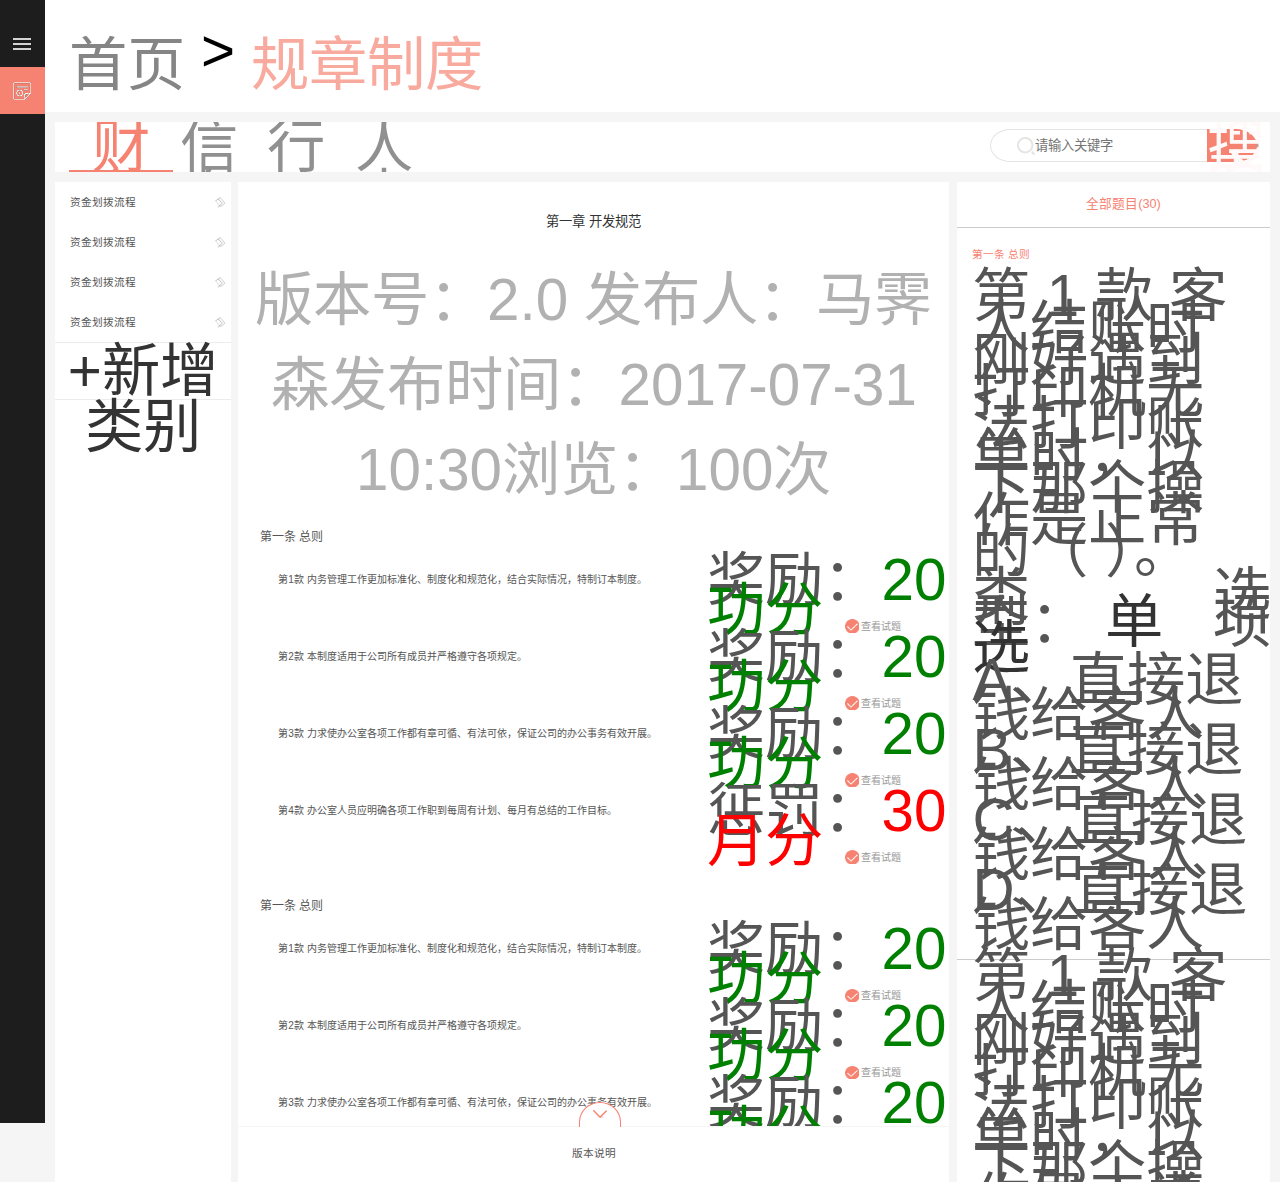
<file: zhiduguifan.html>
<!DOCTYPE html>
<html lang="zh-CN">
<head>
    <meta charset="UTF-8">
    <title>规章制度规范</title>
    <link rel="stylesheet" href="css/reset.css">
    <link rel="stylesheet" href="css/public.css">
    <link rel="stylesheet" href="css/one.css">
    <link rel="stylesheet" href="css/test.css">
</head>
<body style="width: 100%; margin-top: 0px; margin-right: auto; margin-bottom: 0px; margin-left: auto; zoom: 1; min-width: 1180px; max-width: 1920px;">
<div class="page-container clearfix">
    <!-- Pagesidebar -->
    <div class="page-sidebar fl" style="width: 3.5%">
        <!-- Site header  -->
        <div class="page-detail" style="display: none;">
            <header class="site-header clearfix">
                <div class="site-logo fl">
                    <a href="#"><img src="images/logo.png"></a>
                </div>
                <div class="hidden fr"><i class="icon-menu"></i></div>
            </header>

            <ul class="main-menu inNot">
                <li class="has-sub">
                    <a href="javascript:void(0)"><i class="icon icon-recruit"></i><span class="title">规章制度管理</span></a>

                </li>
            </ul>

            <div class="page-footer">
                <ul>
                    <li>
                        <img src="images/goods.png" alt="">
                    </li>
                    <li class="person">马霖森(<span>300002</span>)</li>
                    <li class="time">登录时间 : <span>2017-07-03 14:54</span></li>
                    <li class="logout"><a href="javascript:void(0)">退出</a></li>
                    <li class="version">Version : 20170401</li>
                    <li class="home">
                        <img src="images/home.png" alt="">
                    </li>
                </ul>
            </div>
        </div>
        <!-- /page-detail -->
        <div class="page-simple" style="display: block;">
            <ul>
                <li class="simple-menu"><a href="javascript:"></a></li>
                <li class="simple-in"><a href="javascript:"></a></li>
            </ul>
        </div>
    </div>
</div>
<!-- main-container -->
<div class="main-container fr" style="width: 96.5%">
    <div class="main-top">
        <ul class="clearfix">
            <li>
                <a href="javascript:;">首页&nbsp;</a>
            </li>
            <li>&gt;&nbsp;</li>
            <li>
                <a href="javascript:;" class="color">规章制度&nbsp;</a>
            </li>
        </ul>
    </div>
    <div class="main-content clearfix">
        <!-- 顶部导航开始 -->
        <div class="content-nav">
            <!-- 分类开始 -->
            <ul class="nav-bar-ul">
                <li class="nav-bar-li nav-bar-li-current"><a href="javascript:">财务类<span>(80)</span></a></li>
                <li class="nav-bar-li"><a href="javascript:">信息类<span>(80)</span></a></li>
                <li class="nav-bar-li"><a href="javascript:">行政类<span>(80)</span></a></li>
                <li class="nav-bar-li"><a href="javascript:">人事类<span>(80)</span></a></li>
                <!-- <a href="javascript:" class="nav-bar-search-edit nav-bar-edit-show"></a> -->
            </ul>

            <!-- 搜索框 -->
            <div class="nav-bar-search">

                <a href="javascript:" class="nav-bar-search-add">+</a>
                <span class="nav-bar-search-icon"></span>
                <input class="nav-bar-search-text" type="text" placeholder="请输入关键字">
                <a class="nav-bar-search-btn" href="javascript:">搜索</a>
            </div>
        </div>
        <!-- 顶部导航结束 -->

        <div class="left">
            <!-- 左边下拉菜单开始 -->
            <div class="left-section">
                <div class="tab-title">
                    <p class="tab-subtitle">资金划拨流程</p>
                    <div class="close-tab-btn">
                        <span><i>◇</i></span>
                    </div>
                    <ul class="tab-section-box">
                        <li class="tab-section" draggable="true">第<span class="section-number"></span>章 开发规范<span
                                class="tab-section-edit"></span><span
                                class="tab-section-close"></span></li>
                        <li class="tab-section" draggable="true">第<span class="section-number"></span>章 员工守则<span
                                class="tab-section-edit"></span><span
                                class="tab-section-close"></span><span class="tab-section-edit"></span><span
                                class="tab-section-close"></span></li>
                        <li class="tab-section" draggable="true">第<span class="section-number"></span>章
                            UI设计规范标准<span class="tab-section-edit"></span><span
                                    class="tab-section-close"></span></li>
                        <li class="tab-section" draggable="true">第<span class="section-number"></span>章 项目开发规范<span
                                class="tab-section-edit"></span><span
                                class="tab-section-close"></span></li>
                        <li class="add-tab-section">+ 增加章节</li>
                    </ul>
                </div>
                <div class="tab-title">
                    <p class="tab-subtitle">资金划拨流程</p>
                    <div class="close-tab-btn">
                        <span><i>◇</i></span>
                    </div>
                    <ul class="tab-section-box">
                        <li class="tab-section" draggable="true">第<span class="section-number">1</span>章 开发规范<span
                                class="tab-section-edit"></span><span
                                class="tab-section-close"></span></li>
                        <li class="tab-section" draggable="true">第<span class="section-number">2</span>章 员工守则<span
                                class="tab-section-edit"></span><span
                                class="tab-section-close"></span><span class="tab-section-edit"></span><span
                                class="tab-section-close"></span></li>
                        <li class="tab-section" draggable="true">第<span class="section-number">3</span>章
                            UI设计规范标准<span class="tab-section-edit"></span><span
                                    class="tab-section-close"></span></li>
                        <li class="tab-section" draggable="true">第<span class="section-number">4</span>章 项目开发规范<span
                                class="tab-section-edit"></span><span
                                class="tab-section-close"></span></li>
                        <li class="add-tab-section">+ 增加章节</li>
                    </ul>
                </div>
                <div class="tab-title">
                    <p class="tab-subtitle">资金划拨流程</p>
                    <div class="close-tab-btn">
                        <span><i>◇</i></span>
                    </div>
                    <ul class="tab-section-box">
                        <li class="tab-section" draggable="true">第<span class="section-number">1</span>章 开发规范<span
                                class="tab-section-edit"></span><span
                                class="tab-section-close"></span></li>
                        <li class="tab-section" draggable="true">第<span class="section-number">2</span>章 员工守则<span
                                class="tab-section-edit"></span><span
                                class="tab-section-close"></span><span class="tab-section-edit"></span><span
                                class="tab-section-close"></span></li>
                        <li class="tab-section" draggable="true">第<span class="section-number">3</span>章
                            UI设计规范标准<span class="tab-section-edit"></span><span
                                    class="tab-section-close"></span></li>
                        <li class="tab-section" draggable="true">第<span class="section-number">4</span>章 项目开发规范<span
                                class="tab-section-edit"></span><span
                                class="tab-section-close"></span></li>
                        <li class="add-tab-section">+ 增加章节</li>
                    </ul>
                </div>
                <div class="tab-title">
                    <p class="tab-subtitle">资金划拨流程</p>
                    <div class="close-tab-btn">
                        <span><i>◇</i></span>
                    </div>
                    <ul class="tab-section-box">
                        <li class="tab-section" draggable="true">第<span class="section-number">1</span>章 开发规范<span
                                class="tab-section-edit"></span><span
                                class="tab-section-close"></span></li>
                        <li class="tab-section" draggable="true">第<span class="section-number">2</span>章 员工守则<span
                                class="tab-section-edit"></span><span
                                class="tab-section-close"></span><span class="tab-section-edit"></span><span
                                class="tab-section-close"></span></li>
                        <li class="tab-section" draggable="true">第<span class="section-number">3</span>章
                            UI设计规范标准<span class="tab-section-edit"></span><span
                                    class="tab-section-close"></span></li>
                        <li class="tab-section" draggable="true">第<span class="section-number">4</span>章 项目开发规范<span
                                class="tab-section-edit"></span><span
                                class="tab-section-close"></span></li>
                        <li class="add-tab-section">+ 增加章节</li>
                    </ul>
                </div>
                <div id="add_classify" class="add-classify">
                    +新增类别
                </div>
            </div>
            <!--</div>-->
            <!-- 右边章节块详情开始 -->
            <!-- 右边章节块详情结束 -->
        </div>
        <!-- 左边资金划拨流程结束 -->
        <!-- 中间内容开始 -->
        <div id="middle_pie" class="middle">
            <div>
                <div id="normative_zero">
                    <div class="normative-header">
                        <h1 class="normative-header-title">第一章 开发规范</h1>
                        <div class="normative-header-detail">版本号：<span>2.0</span> 发布人：<span>马霁森</span>发布时间：<span>2017-07-31 10:30</span>浏览：<span>100</span>次
                        </div>
                    </div>
                    <div class="normative-detail">
                        <h2 class="normative-detail-title">
                            第一条 总则
                            <span class="title-add title-xtb">+</span><span
                                class="title-update title-xtb"></span><span class="title-delete title-xtb"></span>
                        </h2>
                        <ul class="normative-detail-list-box">
                            <li class="normative-detail-list clearfix">
                                <p class="normative-detail-content">第1款 内务管理工作更加标准化、制度化和规范化，结合实际情况，特制订本制度。</p><span
                                    class="whole-spans">奖励：<span>20功分</span><span class="look-test-icon"></span><a
                                    class="look-test-btn" href="javascript:">&nbsp;查看试题</a></span>
                                <span class="kuan-add kuan-xtb">+</span><span
                                    class="kuan-update kuan-xtb"></span><span class="kuan-delete kuan-xtb"></span>
                            </li>

                            <li class="normative-detail-list clearfix">
                                <p class="normative-detail-content">第2款 本制度适用于公司所有成员并严格遵守各项规定。</p><span
                                    class="whole-spans">奖励：<span>20功分</span><span
                                    class="look-test-icon"></span><a class="look-test-btn"
                                                                     href="javascript:">&nbsp;查看试题</a></span>
                                <span class="kuan-add kuan-xtb">+</span><span
                                    class="kuan-update kuan-xtb"></span><span class="kuan-delete kuan-xtb"></span>
                            </li>

                            <li class="normative-detail-list clearfix">
                                <p class="normative-detail-content">第3款 力求使办公室各项工作都有章可循、有法可依，保证公司的办公事务有效开展。</p><span
                                    class="whole-spans">奖励：<span>20功分</span><span
                                    class="look-test-icon"></span><a class="look-test-btn"
                                                                     href="javascript:">&nbsp;查看试题</a></span>
                                <span class="kuan-add kuan-xtb">+</span><span
                                    class="kuan-update kuan-xtb"></span><span class="kuan-delete kuan-xtb"></span>
                            </li>

                            <li class="normative-detail-list clearfix">
                                <p class="normative-detail-content">第4款 办公室人员应明确各项工作职到每周有计划、每月有总结的工作目标。</p><span
                                    class="whole-spans">惩罚：<span style="color:red">30月分</span><span
                                    class="look-test-icon"></span><a
                                    class="look-test-btn" href="javascript:">&nbsp;查看试题</a></span>
                                <span class="kuan-add kuan-xtb">+</span><span
                                    class="kuan-update kuan-xtb"></span><span class="kuan-delete kuan-xtb"></span>
                            </li>

                        </ul>
                    </div>
                    <div class="normative-detail">
                        <h2 class="normative-detail-title">
                            第一条 总则
                            <span class="title-add title-xtb">+</span><span
                                class="title-update title-xtb"></span><span class="title-delete title-xtb"></span>
                        </h2>
                        <ul class="normative-detail-list-box">
                            <li class="normative-detail-list clearfix">
                                <p class="normative-detail-content">第1款 内务管理工作更加标准化、制度化和规范化，结合实际情况，特制订本制度。</p><span
                                    class="whole-spans">奖励：<span>20功分</span><span class="look-test-icon"></span><a
                                    class="look-test-btn" href="javascript:">&nbsp;查看试题</a></span>
                                <span class="kuan-add kuan-xtb">+</span><span
                                    class="kuan-update kuan-xtb"></span><span class="kuan-delete kuan-xtb"></span>
                            </li>

                            <li class="normative-detail-list clearfix">
                                <p class="normative-detail-content">第2款 本制度适用于公司所有成员并严格遵守各项规定。</p><span
                                    class="whole-spans">奖励：<span>20功分</span><span
                                    class="look-test-icon"></span><a class="look-test-btn"
                                                                     href="javascript:">&nbsp;查看试题</a></span>
                                <span class="kuan-add kuan-xtb">+</span><span
                                    class="kuan-update kuan-xtb"></span><span class="kuan-delete kuan-xtb"></span>
                            </li>

                            <li class="normative-detail-list clearfix">
                                <p class="normative-detail-content">第3款 力求使办公室各项工作都有章可循、有法可依，保证公司的办公事务有效开展。</p><span
                                    class="whole-spans">奖励：<span>20功分</span><span
                                    class="look-test-icon"></span><a class="look-test-btn"
                                                                     href="javascript:">&nbsp;查看试题</a></span>
                                <span class="kuan-add kuan-xtb">+</span><span
                                    class="kuan-update kuan-xtb"></span><span class="kuan-delete kuan-xtb"></span>
                            </li>

                            <li class="normative-detail-list clearfix">
                                <p class="normative-detail-content">第4款 办公室人员应明确各项工作职到每周有计划、每月有总结的工作目标。</p><span
                                    class="whole-spans">惩罚：<span style="color:red">30月分</span><span
                                    class="look-test-icon"></span><a
                                    class="look-test-btn" href="javascript:">&nbsp;查看试题</a></span>
                                <span class="kuan-add kuan-xtb">+</span><span
                                    class="kuan-update kuan-xtb"></span><span class="kuan-delete kuan-xtb"></span>
                            </li>

                        </ul>
                    </div>
                </div>
            </div>
            <!-- 底部版本说明开始 -->
            <div class="vision-statement">
                <div class="vision-statement-header clearfix" style="display: none">
                    <p>版本说明:</p>
                    <div class="vision-statement-number vision-statement-current">2.0</div>
                    <div class="vision-statement-number">1.0</div>
                </div>
                <p class="vision-statement-title">版本说明</p>
                <div class="vision-statement-content">
                    <p class="vision-publish-time">发布时间: 2017-07-08 11:10</p>
                    <ul class="vision-statement-detail-list-box">
                        <li class="vision-statement-detail-list">
                            第1款 内务管理工作更加标准化、制度化和规范化，结合实际情况，特制订本制度。
                        </li>

                        <li class="vision-statement-detail-list">
                            第2款 本制度适用于公司所有成员并严格遵守各项规定。
                        </li>

                        <li class="vision-statement-detail-list">
                            第3款 力求使办公室各项工作都有章可循、有法可依，保证公司的办公事务有效开展。
                            第3款 力求使办公室各项工作都有章可循、有法可依，保证公司的办公事务有效开展。
                            第3款 力求使办公室各项工作都有章可循、有法可依，保证公司的办公事务有效开展。
                            第3款 力求使办公室各项工作都有章可循、有法可依，保证公司的办公事务有效开展。第3款 力求使办公室各项工作都有章可循、有法可依，保证公司的办公事务有效开展。

                        </li>

                        <li class="vision-statement-detail-list">
                            第4款 办公室人员应明确各项工作职到每周有计划、每月有总结的工作目标。
                        </li>
                        <li class="vision-statement-detail-list">
                            第4款 办公室人员应明确各项工作职到每周有计划、每月有总结的工作目标。
                        </li>
                        <li class="vision-statement-detail-list">
                            第4款 办公室人员应明确各项工作职到每周有计划、每月有总结的工作目标。
                        </li>
                        <li class="vision-statement-detail-list">
                            第4款 办公室人员应明确各项工作职到每周有计划、每月有总结的工作目标。
                        </li>
                        <li class="vision-statement-detail-list">
                            第4款 办公室人员应明确各项工作职到每周有计划、每月有总结的工作目标。
                        </li>
                        <li class="vision-statement-detail-list">
                            第4款 办公室人员应明确各项工作职到每周有计划、每月有总结的工作目标。
                        </li>
                        <li class="vision-statement-detail-list">
                            第4款 办公室人员应明确各项工作职到每周有计划、每月有总结的工作目标。
                        </li>
                        <li class="vision-statement-detail-list">
                            第4款 办公室人员应明确各项工作职到每周有计划、每月有总结的工作目标。
                        </li>
                        <li class="vision-statement-detail-list">
                            第4款 办公室人员应明确各项工作职到每周有计划、每月有总结的工作目标。
                        </li>
                        <li class="vision-statement-detail-list">
                            第4款 办公室人员应明确各项工作职到每周有计划、每月有总结的工作目标。
                        </li>
                        <li class="vision-statement-detail-list">
                            第4款 办公室人员应明确各项工作职到每周有计划、每月有总结的工作目标。
                        </li>
                        <li class="vision-statement-detail-list">
                            第4款 办公室人员应明确各项工作职到每周有计划、每月有总结的工作目标。
                        </li>
                        <li class="vision-statement-detail-list">
                            第4款 办公室人员应明确各项工作职到每周有计划、每月有总结的工作目标。
                        </li>
                        <li class="vision-statement-detail-list">
                            第4款 办公室人员应明确各项工作职到每周有计划、每月有总结的工作目标。
                        </li>


                    </ul>
                </div>
                <!-- 小箭头 -->
                <div class="close-statement-btn">
                    <span><i>◇</i></span>
                </div>
            </div>
        </div>
        <!-- 中间内容结束 -->
        <!-- 右边题目开始 -->
        <div>
            <div id="right_pie" class="right">
                <h2 class="all-test-title">
                    全部题目(30)
                </h2>
                <div class="rules-test">
                    <h3 class="rule-title">第一条 总则</h3>
                    <div id="exam_show_onlyone" class="first-rule">

                        <p class="rules-content">
                            第 1 款 客人结账时刚好遇到打印机无法打印账单时，以下那个操作是正常的（ ）。
                            <span class="rules-content-edit-btn"></span>
                        </p>

                        <div class="rules-option-type">
                            <span>类型：&nbsp;<i>单选</i></span>
                            <span>选项：&nbsp;<i>4</i></span>
                            <span>答案：&nbsp;<i>A</i></span>
                        </div>
                        <ul class="rules-option-list">
                            <li class="rules-option-list-lis">A、直接退钱给客人</li>
                            <li class="rules-option-list-lis">B、直接退钱给客人</li>
                            <li class="rules-option-list-lis">C、直接退钱给客人</li>
                            <li class="rules-option-list-lis">D、直接退钱给客人</li>
                        </ul>
                    </div>
                    <div class="first-rule">

                        <p class="rules-content">
                            第 1 款 客人结账时刚好遇到打印机无法打印账单时，以下那个操作是正常的（ ）。
                            <span class="rules-content-edit-btn"></span>
                        </p>

                        <div class="rules-option-type">
                            <span>类型：&nbsp;<i>单选</i></span>
                            <span>选项：&nbsp;<i>4</i></span>
                            <span>答案：&nbsp;<i>A</i></span>
                        </div>
                        <ul class="rules-option-list">
                            <li class="rules-option-list-lis">A、直接退钱给客人</li>
                            <li class="rules-option-list-lis">B、直接退钱给客人</li>
                            <li class="rules-option-list-lis">C、直接退钱给客人</li>
                            <li class="rules-option-list-lis">D、直接退钱给客人</li>
                        </ul>
                    </div>
                </div>
                <div class="rules-test">
                    <h3 class="rule-title">第一条 总则</h3>
                    <div class="first-rule">

                        <p class="rules-content">
                            第 1 款 客人结账时刚好遇到打印机无法打印账单时，以下那个操作是正常的（ ）。
                            <span class="rules-content-edit-btn"></span>
                        </p>

                        <div class="rules-option-type">
                            <span>类型：&nbsp;<i>单选</i></span>
                            <span>选项：&nbsp;<i>4</i></span>
                            <span>答案：&nbsp;<i>A</i></span>
                        </div>
                        <ul class="rules-option-list">
                            <li class="rules-option-list-lis">A、直接退钱给客人</li>
                            <li class="rules-option-list-lis">B、直接退钱给客人</li>
                            <li class="rules-option-list-lis">C、直接退钱给客人</li>
                            <li class="rules-option-list-lis">D、直接退钱给客人</li>
                        </ul>
                    </div>
                </div>
                <div class="rules-test">
                    <h3 class="rule-title">第一条 总则</h3>
                    <div class="first-rule">

                        <p class="rules-content">
                            第 1 款 客人结账时刚好遇到打印机无法打印账单时，以下那个操作是正常的（ ）。
                            <span class="rules-content-edit-btn"></span>
                        </p>

                        <div class="rules-option-type">
                            <span>类型：&nbsp;<i>单选</i></span>
                            <span>选项：&nbsp;<i>4</i></span>
                            <span>答案：&nbsp;<i>A</i></span>
                        </div>
                        <ul class="rules-option-list">
                            <li class="rules-option-list-lis">A、直接退钱给客人</li>
                            <li class="rules-option-list-lis">B、直接退钱给客人</li>
                            <li class="rules-option-list-lis">C、直接退钱给客人</li>
                            <li class="rules-option-list-lis">D、直接退钱给客人</li>
                        </ul>
                    </div>
                </div>
                <div class="rules-test">
                    <h3 class="rule-title">第一条 总则</h3>
                    <div class="first-rule">

                        <p class="rules-content">
                            第 1 款 客人结账时刚好遇到打印机无法打印账单时，以下那个操作是正常的（ ）。
                            <span class="rules-content-edit-btn"></span>
                        </p>

                        <div class="rules-option-type">
                            <span>类型：&nbsp;<i>单选</i></span>
                            <span>选项：&nbsp;<i>4</i></span>
                            <span>答案：&nbsp;<i>A</i></span>
                        </div>
                        <ul class="rules-option-list">
                            <li class="rules-option-list-lis">A、直接退钱给客人</li>
                            <li class="rules-option-list-lis">B、直接退钱给客人</li>
                            <li class="rules-option-list-lis">C、直接退钱给客人</li>
                            <li class="rules-option-list-lis">D、直接退钱给客人</li>
                        </ul>
                    </div>
                </div>
            </div>

            <!-- 右边题目结束 -->
            <!--编辑的右边题目-->
            <!-- 右边题目开始 -->
            <div id="right_edit" style="display: none" class="right">

                <h2 class="all-test-title">
                    全部题目(30)
                </h2>

                <div class="first-rule">
                    <h3 class="rule-title">第一条 总则</h3>
                    <p class="rules-content-edit">
                        第 1 款 客人结账时刚好遇到打印机无法打印账单时，以下那个操作是正常的（ ）。
                    </p>
                    <div class="rules-option-type clearfix">
                        <div class="rules-option-type-pie">
                            <span>类型：</span>
                            <span class="option">单选</span>
                            <div class="rules-option-pull-down" id="select_pull_down">
                                <span><i>◇</i></span>
                            </div>
                            <ul class="rules-option-drop-down" id="radio_btn">
                                <li>单选</li>
                                <li>多选</li>
                            </ul>
                        </div>
                        <div class="rules-option-type-pie">
                            <span>选项：</span>
                            <span class="option" id="option_quantity">4</span>
                            <div class="rules-option-pull-down select-num">
                                <span><i>◇</i></span>
                            </div>
                            <ul class="rules-option-drop-down rules-option-drop-down-two">
                                <li>1</li>
                                <li>2</li>
                                <li>3</li>
                                <li>4</li>
                            </ul>
                            <ul class="rules-option-drop-down rules-option-drop-down-two">
                                <li>1</li>
                                <li>2</li>
                                <li>3</li>
                                <li>4</li>
                                <li>5</li>
                                <li>6</li>
                                <li>7</li>
                                <li>8</li>
                                <li>9</li>
                                <li>10</li>
                            </ul>
                        </div>
                        <div class="rules-option-type-pie">
                            <span>答案：</span>
                            <span class="option">A</span>
                            <div class="rules-option-pull-down select-num">
                                <span><i>◇</i></span>
                            </div>
                            <ul class="rules-option-drop-down rules-option-drop-down-three">
                                <li>A</li>
                                <li>B</li>
                                <li>C</li>
                                <li>D</li>
                            </ul>
                            <ul class="rules-option-drop-down rules-option-drop-down-three">
                                <li>A</li>
                                <li>B</li>
                                <li>C</li>
                                <li>D</li>
                                <li>E</li>
                                <li>F</li>
                                <li>G</li>
                                <li>I</li>
                                <li>J</li>
                                <li>K</li>
                            </ul>
                        </div>
                    </div>
                    <ul class="rules-answer-input">
                        <li class="rules-answer-input-lis">
                            <span>A、 </span><input type="text">
                        </li>
                        <li class="rules-answer-input-lis">
                            <span>B、 </span><input type="text">
                        </li>
                        <li class="rules-answer-input-lis">
                            <span>C、 </span><input type="text">
                        </li>
                        <li class="rules-answer-input-lis">
                            <span>D、 </span><input type="text">
                        </li>

                    </ul>
                    <ul class="rules-answer-input answer-input-js" style="display: none;">
                        <li class="rules-answer-input-lis">
                            <span>A、 </span><input type="text">
                        </li>
                        <li class="rules-answer-input-lis">
                            <span>B、 </span><input type="text">
                        </li>
                        <li class="rules-answer-input-lis">
                            <span>C、 </span><input type="text">
                        </li>
                        <li class="rules-answer-input-lis">
                            <span>D、 </span><input type="text">
                        </li>
                        <li class="rules-answer-input-lis">
                            <span>E、 </span><input type="text">
                        </li>
                        <li class="rules-answer-input-lis">
                            <span>F、 </span><input type="text">
                        </li>
                        <li class="rules-answer-input-lis">
                            <span>G、 </span><input type="text">
                        </li>
                        <li class="rules-answer-input-lis">
                            <span>H、 </span><input type="text">
                        </li>
                        <li class="rules-answer-input-lis">
                            <span>I、 </span><input type="text">
                        </li>
                        <li class="rules-answer-input-lis">
                            <span>J、 </span><input type="text">
                        </li>
                    </ul>
                    <div class="rules-comfirm-btn">
                        <a class="rules-comfirm-btn-cancel" href="javascript:">取消</a>
                        <a class="rules-comfirm-btn-sure" href="javascript:">确定</a>
                    </div>
                </div>

            </div>
            <!-- 右边题目结束 -->
            <!--编辑的右边题目结束-->
        </div>
        <div class="classifier">
            <ul class="classifier-tab clearfix">
                <li class="current">行政(1)</li>
                <li>财务(1)</li>
                <li>信息(1)</li>
                <li>供应(1)</li>
                <li>物合(1)</li>
            </ul>
            <div class="classifier-title">
                <p class="classifier-subtitle active">办公室管理制度(1)<div class=down-box><i class="down">◇</i></div></p>
                <ul class="classifier-title-list">
                    <li class="classifier-section">第一章  总则</li>
                </ul>
            </div>
        </div>
    </div>
</div>
<!-- 新增类别弹窗开始 -->
<div id="add_classify_alert" class="alert-classify">
    <div class="left-alert-classify">
        <h3 class="left-alert-classify-title">类别</h3>

        <ul id="alert_classify_list" class="left-alert-classify-list">
            <li>财务类
                <span class="alert-classify-close delete-classify"></span>
            </li>
            <li>信息类
                <span class="alert-classify-close delete-classify"></span>
            </li>
            <li>行政类
                <span class="alert-classify-close delete-classify"></span>
            </li>
            <li>人事类
                <span class="alert-classify-close delete-classify"></span>
            </li>
        </ul>
        <div class="add-classify">
            +新增类别
        </div>
    </div>
    <div class="right-alert-classify">

        <div class="alert-classify-name">
            类别名称
        </div>
        <input class="alert-classify-input" type="text" placeholder="请输入类别名称">
        <div class="alert-btn-box">
            <a id="sure_add_classify" class="alert-classify-sure" href="javascript:">确认</a>
            <a class="alert-classify-cancel" href="javascript:">取消</a></div>
    </div>

</div>
<!-- 新增类别弹窗结束 -->
<div id="alert_delete_section" class="alert-delete">
    <div class="alert-delete-comfirm">
        <p class="alert-delete-text">删除后不能恢复，确认要删除么？</p>
        <div class="alert-delete-btn-box">
            <a href="javascript:" id="delete_section_sure" class="alert-delete-sure">确定</a>
            <a href="javascript:" class="alert-delete-cancel">取消</a>
        </div>
    </div>
</div>

<!--添加款-->
<div id="section_description_all" class="section-description">
    <span class="close-section-add"></span>
    <div class="section-description-chapter">
        <p class="chapter-number">第一章:</p>
        <input class="chapter-title" type="text">
    </div>
    <div class="section-description-chapter-bar">
        <p class="chapter-bar">第 1 条:</p>
        <input class="chapter-bar-detail" type="text">
    </div>
    <div class="section-description-chapter-kuan">
        <p class="chapter-kuan">第 4 款:</p>
        <textarea class="section-description-wbk" name="" id="" cols="30" rows="10"></textarea>
    </div>
    <div class="section-award-type">
        <p class="chapter-type">类型:</p>
        <div class="chapter-jclx">
            <span class="current">奖励月分<i class="chect-on"></i></span>
            <span>奖励功分<i class="chect-on"></i></span>
            <span>处罚月分<i class="chect-on"></i></span>
            <span>处罚功分<i class="chect-on"></i></span>
        </div>
    </div>
    <div class="section-award-limit">
        <p class="limit-name">额度:</p>
        <div class="limit-input">
            <input type="text">
            <span class="yuefen" id="yuefen">月分</span>
        </div>
    </div>
    <div class="section-description-btn">
        <a class="description-sure" href="javascript:">确认</a>
        <a class="description-cancel" href="javascript:">取消</a>
    </div>
</div>
<!--添加款结束-->
<script src="js/jquery.min.js"></script>
<script src="js/news.js"></script>
<script src="js/guizhang.js"></script>
</body>
</html>
</file>
<file: css/public.css>
@charset "utf-8";


.page-container {
    width: 100%;
    position: relative;
}

/* 侧边栏导航 */

.page-sidebar {
    width: 14.6%;
    position: absolute;
    height: 100%;
    min-height: 1123px;
    background-color: #1D1D1D;
}

.site-header {
    padding: 25px 7%;
}

.site-logo {
    width: 61.25%;
}

.site-logo a {
    display: block;
    width: 100%;
}

.site-logo img {
    width: 100%;
}

.hidden {
    width: 38.75%;
}

.icon-menu {
    content: "";
    display: block;
    width: 100%;
    height: 27px;
    background: url(../images/menu.png) right center no-repeat;
}

.main-menu>li>a {
    display: block;
    padding: 12px 8.2%;
}

.main-menu>li>ul a {
    display: block;
    padding: 12px 21%;
}

.in>li>a {
    background: url(../images/down.png) 90% center no-repeat;
    background-color: #F58171;
}

.inNot>li>a {
    background-color: #F58171;
}

.active span {
    color: #F58171!important;
}

.icon::before {
    content: " ";
    float: left;
    display: block;
    height: 25px;
    width: 15%;
}

.icon-department::before {
    background: url(../images/1.png) 0px 2px no-repeat;
}

.icon-post::before {
    background: url(../images/2.png) 0px 4px no-repeat;
}

.icon-employee::before {
    background: url(../images/3.png) 0px 2px no-repeat;
}

.icon-recruit::before {
    background: url(../images/4.png) 0px 2px no-repeat;
}

.icon-probation::before {
    background: url(../images/5.png) 0px 2px no-repeat;
}

.icon-promote::before {
    background: url(../images/6.png) 0px 2px no-repeat;
}

.icon-transfer::before {
    background: url(../images/7.png) 0px 5px no-repeat;
}

.icon-holiday::before {
    background: url(../images/8.png) 0px 2px no-repeat;
}

.icon-dismiss::before {
    background: url(../images/9.png) 0px 2px no-repeat;
}

.icon-service::before {
    background: url(../images/10.png) 0px 5px no-repeat;
}

.page-footer {
    width: 100%;
    position: absolute;
    left: 0;
    bottom: 10px;
    padding: 60px 0 35px 0;
}

.page-footer ul {
    width: 100%;
    text-align: center;
}

.person {
    font-size: 1.1em;
    color: #D8D8D8;
    margin-bottom: 4px;
}

.time {
    font-size: 0.875em;
    color: #777;
}

.logout {
    font-size: 0.875em;
    margin: 10px 0 15px 0;
}

.logout a {
    color: #F68271;
}

.version {
    color: #777777;
    font-size: 0.9em;
}

.home {
    margin-top: 25px;
}

/*导航侧边框*/

.page-simple {
    padding-top: 20px;
    display: none;
    height: 1000px;
}

.page-simple li {
    width: 100%;
}

.page-simple li.simple-in {
    background-color: #F68271;
}

.page-simple a {
    display: block;
    background: url(../images/8.png) center center no-repeat;
    height: 47px;
}

.page-simple li.simple-menu a {
    background: url(../images/menu.png) center center no-repeat;
}

.main-container {
    width: 85.4%;
}

.main-top {
    background-color: #fff;
    padding: 17px 0 10px 1.95%;
    position: relative;
}

.main-top ul li {
    float: left;
}

.main-top ul li a {
    color: #858585;
    font-size: 1em;
}


.main-top-message {
    float:right;
    margin-right:2.5%;
    background:url("../images/message.png") left no-repeat;
    position: absolute;
    top: 12px;
    right: 0;
    background-size: 73%;
    width:40px;
    height: 25px;
    cursor:pointer;
}

.main-top-message .mess-num{
    border-radius: 7px;
    font-size: 10px;
    background: #ff4a4a;
    color: white;
    text-align: center;
    position: absolute;
    right: 0;
    top: -5px;
    padding: 0 5px;
}

.main-content {
    width: 98.4%;
    background-color: #fff;
    margin-left: 0.8%;
    margin-right: 0.8%;
    margin-top: 0.8%;
    position: relative;
}

.color {
    color: #F9AA9E!important;
}

/*下拉筛选框*/

/* .select>li {
    float: left;
    color: #9FA3B0;
    margin-right: 18px;
    line-height: 40px;
    background: url(../images/down2.png) center right no-repeat;
    padding-right: 20px;
    cursor: pointer;
    position: relative;
    user-select: none;
}

.hide-box {
    position: absolute;
    top: 50px;
    left: -37px;
    width: 120px;
    height: 190px;
    display: none;
}

.hide-box .hide {
    position: absolute;
    z-index: 999;
    width: 120px;
    background-color: #fff;
    -webkit-box-shadow: 0 0 30px #D5D5D5;
    -moz-box-shadow: 0 0 30px #D5D5D5;
    box-shadow: 0 0 30px #D5D5D5;
    padding: 15px 5px;
    display: none;
}

.hide-box .hide.nicescroll {
    max-height: 200px;
}

.hide-box .hide li {
    line-height: 40px;
    text-align: center;
    cursor: pointer!important;
}

.hide-box .hide li:hover {
    color: #F68271;
}

.hide-box .triangle {
    position: absolute;
    top: -30px;
    left: 50%;
    margin-left: -4px;
    border: 15px solid transparent;
    border-bottom-color: #fff;
    border-left-width: 9px;
    border-right-width: 9px;
    z-index: 1000;
    display: none;
} */
/*分页*/
/* .pager-box {
    width: 100%;
    position: relative;
}
.pagination {
    display: block;
    position: absolute;
    top: 0;
    left: 50%;
    margin: 20px auto;
    transform: translateX(-50%);
    -webkit-transform: translateX(-50%);
    -moz-transform: translateX(-50%);
    border-radius: 4px;
}

.pagination>li {
    display: inline;
}

.pagination>li>a,
.pagination>li>span {
    position: relative;
    float: left;
    width: 33px;
    height: 33px;
    margin-left: -1px;
    line-height: 33px;
    font-size: 12px;
    font-weight: 550;
    color: #000;
    text-decoration: none;
    background-color: #fff;
    border: 1px solid #ddd;
    text-align: center;
    margin: 0 2px;
    user-select: none;
    border-radius: 4px;
}

.pagination>li.prev>a {
    background-image: url(../images/left.png);
    background-repeat: no-repeat;
    background-position: center center;
}

.pagination>li.next>a {
    background-image: url(../images/right.png);
    background-repeat: no-repeat;
    background-position: center center;
}

.pagination>li.first-page>a,
.pagination>li.last-page>a {
    padding: 0 15px;
}

.pagination>.active>a,
.pagination>.active>a:focus,
.pagination>.active>a:hover,
.pagination>.active>span,
.pagination>.active>span:focus,
.pagination>.active>span:hover {
    z-index: 3;
    color: #F68271;
    cursor: default; */
    /*background-color: #337ab7;*/
    /* border-color: #F68271;
}
.pagination li.disabled>a{
    cursor: not-allowed;
}
.hide-box .hide li.keyWord {
    color: #F68271;
} */
</file>
<file: css/one.css>
@charset "utf-8";

@media only screen and (min-width:1921px) {
    html {
        font-size: 101px
    }
}

@media only screen and (max-width:1920px) {
    html {
        font-size: 100px
    }
}

@media only screen and (max-width:1915px) {
    html {
        font-size: 99.74px
    }
}

@media only screen and (max-width:1910px) {
    html {
        font-size: 99.48px
    }
}

@media only screen and (max-width:1905px) {
    html {
        font-size: 99.22px
    }
}

@media only screen and (max-width:1900px) {
    html {
        font-size: 98.96px
    }
}

@media only screen and (max-width:1895px) {
    html {
        font-size: 98.7px
    }
}

@media only screen and (max-width:1890px) {
    html {
        font-size: 98.44px
    }
}

@media only screen and (max-width:1885px) {
    html {
        font-size: 98.18px
    }
}

@media only screen and (max-width:1880px) {
    html {
        font-size: 97.92px
    }
}

@media only screen and (max-width:1875px) {
    html {
        font-size: 97.66px
    }
}

@media only screen and (max-width:1870px) {
    html {
        font-size: 97.4px
    }
}

@media only screen and (max-width:1865px) {
    html {
        font-size: 97.14px
    }
}

@media only screen and (max-width:1860px) {
    html {
        font-size: 96.88px
    }
}

@media only screen and (max-width:1855px) {
    html {
        font-size: 96.61px
    }
}

@media only screen and (max-width:1850px) {
    html {
        font-size: 96.35px
    }
}

@media only screen and (max-width:1845px) {
    html {
        font-size: 96.09px
    }
}

@media only screen and (max-width:1840px) {
    html {
        font-size: 95.83px
    }
}

@media only screen and (max-width:1835px) {
    html {
        font-size: 95.57px
    }
}

@media only screen and (max-width:1830px) {
    html {
        font-size: 95.31px
    }
}

@media only screen and (max-width:1825px) {
    html {
        font-size: 95.05px
    }
}

@media only screen and (max-width:1820px) {
    html {
        font-size: 94.79px
    }
}

@media only screen and (max-width:1815px) {
    html {
        font-size: 94.53px
    }
}

@media only screen and (max-width:1810px) {
    html {
        font-size: 94.27px
    }
}

@media only screen and (max-width:1805px) {
    html {
        font-size: 94.01px
    }
}

@media only screen and (max-width:1800px) {
    html {
        font-size: 93.75px
    }
}

@media only screen and (max-width:1795px) {
    html {
        font-size: 93.49px
    }
}

@media only screen and (max-width:1790px) {
    html {
        font-size: 93.23px
    }
}

@media only screen and (max-width:1785px) {
    html {
        font-size: 92.97px
    }
}

@media only screen and (max-width:1780px) {
    html {
        font-size: 92.71px
    }
}

@media only screen and (max-width:1775px) {
    html {
        font-size: 92.45px
    }
}

@media only screen and (max-width:1770px) {
    html {
        font-size: 92.19px
    }
}

@media only screen and (max-width:1765px) {
    html {
        font-size: 91.93px
    }
}

@media only screen and (max-width:1760px) {
    html {
        font-size: 91.67px
    }
}

@media only screen and (max-width:1755px) {
    html {
        font-size: 91.41px
    }
}

@media only screen and (max-width:1750px) {
    html {
        font-size: 91.15px
    }
}

@media only screen and (max-width:1745px) {
    html {
        font-size: 90.89px
    }
}

@media only screen and (max-width:1740px) {
    html {
        font-size: 90.63px
    }
}

@media only screen and (max-width:1735px) {
    html {
        font-size: 90.36px
    }
}

@media only screen and (max-width:1730px) {
    html {
        font-size: 90.1px
    }
}

@media only screen and (max-width:1725px) {
    html {
        font-size: 89.84px
    }
}

@media only screen and (max-width:1720px) {
    html {
        font-size: 89.58px
    }
}

@media only screen and (max-width:1715px) {
    html {
        font-size: 89.32px
    }
}

@media only screen and (max-width:1710px) {
    html {
        font-size: 89.06px
    }
}

@media only screen and (max-width:1705px) {
    html {
        font-size: 88.8px
    }
}

@media only screen and (max-width:1700px) {
    html {
        font-size: 88.54px
    }
}

@media only screen and (max-width:1695px) {
    html {
        font-size: 88.28px
    }
}

@media only screen and (max-width:1690px) {
    html {
        font-size: 88.02px
    }
}

@media only screen and (max-width:1685px) {
    html {
        font-size: 87.76px
    }
}

@media only screen and (max-width:1680px) {
    html {
        font-size: 87.5px
    }
}

@media only screen and (max-width:1675px) {
    html {
        font-size: 87.24px
    }
}

@media only screen and (max-width:1670px) {
    html {
        font-size: 86.98px
    }
}

@media only screen and (max-width:1665px) {
    html {
        font-size: 86.72px
    }
}

@media only screen and (max-width:1660px) {
    html {
        font-size: 86.46px
    }
}

@media only screen and (max-width:1655px) {
    html {
        font-size: 86.2px
    }
}

@media only screen and (max-width:1650px) {
    html {
        font-size: 85.94px
    }
}

@media only screen and (max-width:1645px) {
    html {
        font-size: 85.68px
    }
}

@media only screen and (max-width:1640px) {
    html {
        font-size: 85.42px
    }
}

@media only screen and (max-width:1635px) {
    html {
        font-size: 85.16px
    }
}

@media only screen and (max-width:1630px) {
    html {
        font-size: 84.9px
    }
}

@media only screen and (max-width:1625px) {
    html {
        font-size: 84.64px
    }
}

@media only screen and (max-width:1620px) {
    html {
        font-size: 84.38px
    }
}

@media only screen and (max-width:1615px) {
    html {
        font-size: 84.11px
    }
}

@media only screen and (max-width:1610px) {
    html {
        font-size: 83.85px
    }
}

@media only screen and (max-width:1605px) {
    html {
        font-size: 83.59px
    }
}

@media only screen and (max-width:1600px) {
    html {
        font-size: 83.33px
    }
}

@media only screen and (max-width:1595px) {
    html {
        font-size: 83.07px
    }
}

@media only screen and (max-width:1590px) {
    html {
        font-size: 82.81px
    }
}

@media only screen and (max-width:1585px) {
    html {
        font-size: 82.55px
    }
}

@media only screen and (max-width:1580px) {
    html {
        font-size: 82.29px
    }
}

@media only screen and (max-width:1575px) {
    html {
        font-size: 82.03px
    }
}

@media only screen and (max-width:1570px) {
    html {
        font-size: 81.77px
    }
}

@media only screen and (max-width:1565px) {
    html {
        font-size: 81.51px
    }
}

@media only screen and (max-width:1560px) {
    html {
        font-size: 81.25px
    }
}

@media only screen and (max-width:1555px) {
    html {
        font-size: 80.99px
    }
}

@media only screen and (max-width:1550px) {
    html {
        font-size: 80.73px
    }
}

@media only screen and (max-width:1545px) {
    html {
        font-size: 80.47px
    }
}

@media only screen and (max-width:1540px) {
    html {
        font-size: 80.21px
    }
}

@media only screen and (max-width:1535px) {
    html {
        font-size: 79.95px
    }
}

@media only screen and (max-width:1530px) {
    html {
        font-size: 79.69px
    }
}

@media only screen and (max-width:1525px) {
    html {
        font-size: 79.43px
    }
}

@media only screen and (max-width:1520px) {
    html {
        font-size: 79.17px
    }
}

@media only screen and (max-width:1515px) {
    html {
        font-size: 78.91px
    }
}

@media only screen and (max-width:1510px) {
    html {
        font-size: 78.65px
    }
}

@media only screen and (max-width:1505px) {
    html {
        font-size: 78.39px
    }
}

@media only screen and (max-width:1500px) {
    html {
        font-size: 78.13px
    }
}

@media only screen and (max-width:1495px) {
    html {
        font-size: 77.86px
    }
}

@media only screen and (max-width:1490px) {
    html {
        font-size: 77.6px
    }
}

@media only screen and (max-width:1485px) {
    html {
        font-size: 77.34px
    }
}

@media only screen and (max-width:1480px) {
    html {
        font-size: 77.08px
    }
}

@media only screen and (max-width:1475px) {
    html {
        font-size: 76.82px
    }
}

@media only screen and (max-width:1470px) {
    html {
        font-size: 76.56px
    }
}

@media only screen and (max-width:1465px) {
    html {
        font-size: 76.3px
    }
}

@media only screen and (max-width:1460px) {
    html {
        font-size: 76.04px
    }
}

@media only screen and (max-width:1455px) {
    html {
        font-size: 75.78px
    }
}

@media only screen and (max-width:1450px) {
    html {
        font-size: 75.52px
    }
}

@media only screen and (max-width:1445px) {
    html {
        font-size: 75.26px
    }
}

@media only screen and (max-width:1440px) {
    html {
        font-size: 75px
    }
}

@media only screen and (max-width:1435px) {
    html {
        font-size: 74.74px
    }
}

@media only screen and (max-width:1430px) {
    html {
        font-size: 74.48px
    }
}

@media only screen and (max-width:1425px) {
    html {
        font-size: 74.22px
    }
}

@media only screen and (max-width:1420px) {
    html {
        font-size: 73.96px
    }
}

@media only screen and (max-width:1415px) {
    html {
        font-size: 73.7px
    }
}

@media only screen and (max-width:1410px) {
    html {
        font-size: 73.44px
    }
}

@media only screen and (max-width:1405px) {
    html {
        font-size: 73.18px
    }
}

@media only screen and (max-width:1400px) {
    html {
        font-size: 72.92px
    }
}

@media only screen and (max-width:1395px) {
    html {
        font-size: 72.66px
    }
}

@media only screen and (max-width:1390px) {
    html {
        font-size: 72.4px
    }
}

@media only screen and (max-width:1385px) {
    html {
        font-size: 72.14px
    }
}

@media only screen and (max-width:1380px) {
    html {
        font-size: 71.88px
    }
}

@media only screen and (max-width:1375px) {
    html {
        font-size: 71.61px
    }
}

@media only screen and (max-width:1370px) {
    html {
        font-size: 71.35px
    }
}

@media only screen and (max-width:1365px) {
    html {
        font-size: 71.09px
    }
}

@media only screen and (max-width:1360px) {
    html {
        font-size: 70.83px
    }
}

@media only screen and (max-width:1355px) {
    html {
        font-size: 70.57px
    }
}

@media only screen and (max-width:1350px) {
    html {
        font-size: 70.31px
    }
}

@media only screen and (max-width:1345px) {
    html {
        font-size: 70.05px
    }
}

@media only screen and (max-width:1340px) {
    html {
        font-size: 69.79px
    }
}

@media only screen and (max-width:1335px) {
    html {
        font-size: 69.53px
    }
}

@media only screen and (max-width:1330px) {
    html {
        font-size: 69.27px
    }
}

@media only screen and (max-width:1325px) {
    html {
        font-size: 69.01px
    }
}

@media only screen and (max-width:1320px) {
    html {
        font-size: 68.75px
    }
}

@media only screen and (max-width:1315px) {
    html {
        font-size: 68.49px
    }
}

@media only screen and (max-width:1310px) {
    html {
        font-size: 68.23px
    }
}

@media only screen and (max-width:1305px) {
    html {
        font-size: 67.97px
    }
}

@media only screen and (max-width:1300px) {
    html {
        font-size: 67.71px
    }
}

@media only screen and (max-width:1295px) {
    html {
        font-size: 67.45px
    }
}

@media only screen and (max-width:1290px) {
    html {
        font-size: 67.19px
    }
}

@media only screen and (max-width:1285px) {
    html {
        font-size: 66.93px
    }
}

@media only screen and (max-width:1280px) {
    html {
        font-size: 66.67px
    }
}

@media only screen and (max-width:1275px) {
    html {
        font-size: 66.41px
    }
}

@media only screen and (max-width:1270px) {
    html {
        font-size: 66.15px
    }
}

@media only screen and (max-width:1265px) {
    html {
        font-size: 65.89px
    }
}

@media only screen and (max-width:1260px) {
    html {
        font-size: 65.63px
    }
}

@media only screen and (max-width:1255px) {
    html {
        font-size: 65.36px
    }
}

@media only screen and (max-width:1250px) {
    html {
        font-size: 65.1px
    }
}

@media only screen and (max-width:1245px) {
    html {
        font-size: 64.84px
    }
}

@media only screen and (max-width:1240px) {
    html {
        font-size: 64.58px
    }
}

@media only screen and (max-width:1235px) {
    html {
        font-size: 64.32px
    }
}

@media only screen and (max-width:1230px) {
    html {
        font-size: 64.06px
    }
}

@media only screen and (max-width:1225px) {
    html {
        font-size: 63.8px
    }
}

@media only screen and (max-width:1220px) {
    html {
        font-size: 63.54px
    }
}

@media only screen and (max-width:1215px) {
    html {
        font-size: 63.28px
    }
}

@media only screen and (max-width:1210px) {
    html {
        font-size: 63.02px
    }
}

@media only screen and (max-width:1205px) {
    html {
        font-size: 62.76px
    }
}

@media only screen and (max-width:1200px) {
    html {
        font-size: 62.5px
    }
}

@media only screen and (max-width:1195px) {
    html {
        font-size: 62.24px
    }
}

@media only screen and (max-width:1190px) {
    html {
        font-size: 61.98px
    }
}

@media only screen and (max-width:1185px) {
    html {
        font-size: 61.72px
    }
}

@media only screen and (max-width:1180px) {
    html {
        font-size: 61.46px
    }
}

@media only screen and (max-width:1175px) {
    html {
        font-size: 61.2px
    }
}

@media only screen and (max-width:1170px) {
    html {
        font-size: 60.94px
    }
}

@media only screen and (max-width:1165px) {
    html {
        font-size: 60.68px
    }
}

@media only screen and (max-width:1160px) {
    html {
        font-size: 60.42px
    }
}

@media only screen and (max-width:1155px) {
    html {
        font-size: 60.16px
    }
}

@media only screen and (max-width:1150px) {
    html {
        font-size: 59.9px
    }
}

@media only screen and (max-width:1145px) {
    html {
        font-size: 59.64px
    }
}

@media only screen and (max-width:1140px) {
    html {
        font-size: 59.38px
    }
}

@media only screen and (max-width:1135px) {
    html {
        font-size: 59.11px
    }
}

@media only screen and (max-width:1130px) {
    html {
        font-size: 58.85px
    }
}

@media only screen and (max-width:1125px) {
    html {
        font-size: 58.59px
    }
}

@media only screen and (max-width:1120px) {
    html {
        font-size: 58.33px
    }
}

@media only screen and (max-width:1115px) {
    html {
        font-size: 58.07px
    }
}

@media only screen and (max-width:1110px) {
    html {
        font-size: 57.81px
    }
}

@media only screen and (max-width:1105px) {
    html {
        font-size: 57.55px
    }
}

@media only screen and (max-width:1100px) {
    html {
        font-size: 57.29px
    }
}




/*侧边栏的小图标*/

.page-simple a {
    background: url(../images/icon_14.png) center center no-repeat;
}

.main-content {
    background: #f5f5f5;
    overflow: hidden;
    position: relative;
}








/* 顶部分类开始 */

.content-nav {
    width: 100%;
    height: 50px;
    overflow: hidden;
    background: #fff;
    position: relative;
    box-sizing: border-box;
}

.nav-bar-ul {
    float: left;
    width: 60%;
}

.nav-bar-li {
    float: left;
    width: 10%;
    height: 50px;
    line-height: 50px;
    margin-left: 2%;
    text-align: center;
}

.nav-bar-li>a {
    display: inline-block;
    color: #909090;
}

.nav-bar-li>a:hover {
    color: #f68271;
    border-bottom: 2px solid #f68271;
}

.nav-bar-li-current>a {
    color: #f68271;
    border-bottom: 2px solid #f68271;
    box-sizing: border-box;
    height: 50px;
}

.nav-bar-search {
    float: right;
    width: 40%;
    height: 50px;
    line-height: 50px;
    position: relative;
}

.nav-bar-search-edit {
    background: url('../images/edit.png') no-repeat;
    width: 14px;
    height: 14px;
    position: absolute;
    top: 18px;
    right: 24%;
    display: none;
    z-index: 99;
}

.nav-bar-edit-show {
    display: block;
}

.nav-bar-search-add {
    width: 13px;
    height: 13px;
    position: absolute;
    left: 91%;
    top: 16px;
    cursor: pointer;
    border: 1px solid #a7a7a7;
    line-height: 12px;
    color: #a7a7a7;
    text-align: center;
}

.nav-bar-search-icon {
    display: inline-block;
    background: url('../images/search.png') no-repeat;
    width: 18px;
    height: 18px;
    position: absolute;
    left: 48%;
    top: 15px;
}

.nav-bar-search-text {
    display: inline-block;
    border: 1px solid #e4e4e4;
    padding: 8px;
    width: 40.5%;
    border-radius: 20px/50%;
    padding-left: 44px;
    position: absolute;
    top: 7px;
    right: 6%;
}

.nav-bar-search-btn {
    /* display: inline-block; */
    background: #f68271;
    position: absolute;
    height: 33px;
    line-height: 33px;
    left: 87%;
    top: 7px;
    width: 50px;
    text-align: center;
    border-radius: 0 60% 60% 0/0 70% 70% 0;
}


/* 左边资金划拨流程开始 */

.left {
    width: 14.5%;
    height: 1000px;
    float: left;
    margin-top: 10px;
    background: #fff;
    position: relative;
}

.tab-title {

    position: relative;
}

.tab-subtitle {
    cursor: pointer;
    width: 100%;
    height: .6rem;
    font-size: .16rem;
    color: #555555;
    line-height: .6rem;
    padding-left: 8.8%;
    position: relative;
    user-select: none;
}

.tab-subtitle:hover {
    color: #ffab8c;
}

.tab-subtitle-current {
    color: #ffab8c;
}

.close-tab-btn {
    width: .2rem;
    height: .24rem;
    color: #9b9b9b;
    position: absolute;
    top: .19rem;
    text-align: center;
    line-height: .24rem;
    border-radius: 64%;
    right: 2%;
    margin-left: 0;
    border-bottom-left-radius: 0;
    border-bottom-right-radius: 0;
    border-bottom: 0;
    cursor: pointer;
    user-select: none;
    font-size: .15rem;
    background: url(../images/section-btn.png) no-repeat;
    background-position: center center;
    background-size: .14rem .08rem;
    transform: rotate(-90deg);
}

.close-tab-btn-current {
    transform: rotate(0deg);
}

.tab-section-arrows {
    background: url('../images/down2.png') no-repeat;
    background-size: 100% 100%;
    display: inline-block;
    width: 16px;
    height: 8px;
    position: relative;
    top: 1px;
    left: 41%;
}

.tab-section-box {

    display: none;

    padding-bottom: 10px;

    border-bottom: 1px solid #f5f5f5;

    position: relative;
}

.tab-section-current {
    display: block;
    border-bottom: 1px solid #f5f5f5;
}

.tab-section {

    /* height: 34px; */
    line-height: 34px;

    padding-left: 11%;

    color: #9b9b9b;

    font-size: .14rem;

    cursor: pointer;

    margin-top: 8px;

    position: relative;

    user-select: none;
}

.tab-section-line {
    height: 1px;
    position: absolute;
    width: 100%;
}

.tab-section:hover {
    background-color: #f5f5f5;
}

.add-tab-section {

    height: 35px;

    width: 45%;

    border: 1px solid #ccc;

    color: #9b9b9b;

    text-align: center;

    line-height: 35px;

    margin-top: 19px;

    margin-left: 25%;

    cursor: pointer;

    user-select: none;
}

.tab-section-edit {
    background: url('../images/edit.png') no-repeat;
    width: 14px;
    height: 14px;
    position: absolute;
    left: 76%;
    bottom: 10px;
    cursor: pointer;
    display: none;
}

.tab-section-close {
    background: url('../images/close.png') no-repeat;
    width: 13px;
    height: 12px;
    position: absolute;
    left: 88%;
    bottom: 11px;
    cursor: pointer;
    display: none;
}

.tab-section:hover>.tab-section-edit,
.tab-section:hover>.tab-section-close {
    display: inline-block;
}

.section-description {
    position: absolute;
    top: 23px;
    right: 0%;
    background-color: #fff;
    width: 34%;
    padding-left: 5%;
    -moz-box-sizing: border-box;
    -webkit-box-sizing: border-box;
    -o-box-sizing: border-box;
    -ms-box-sizing: border-box;
    box-sizing: border-box;
    box-shadow: -5px 6px 20px 0px #e7e7e7;
    z-index: 100;
    display: none;
}

/*关闭添加章节按钮*/

.close-section-add {
    background: url(../images/close.png) no-repeat;
    width: 14px;
    height: 14px;
    position: absolute;
    left: 5%;
    top: 19px;
    cursor: pointer;
}


/* 章 */

.section-description-chapter {

    padding-top: 10px;
}

.section-description-chapter>.chapter-number {

    font-size: .15rem;
    color: #555;
    line-height: 30px;
}

.section-description-chapter>.chapter-title {

    border: 1px solid #e5e5e5;

    width: 77%;

    line-height: 45px;

    margin-top: 10px;

    padding-left: 5%;
}








/* 条 */

.section-description-chapter-bar {
    padding-top: 20px;
}

.section-description-chapter-bar>.chapter-bar {
    font-size: .15rem;
    color: #555;
    line-height: 30px;
}

.section-description-chapter-bar>.chapter-bar-detail {
    border: 1px solid #e5e5e5;
    width: 77%;
    line-height: 45px;
    margin-top: 10px;
    padding-left: 5%;
}








/* 款 */

.section-description-chapter-kuan {

    margin-top: 20px;
}

.section-description-chapter-kuan>.chapter-kuan {
    font-size: .15rem;
    color: #555;
    line-height: 30px;
}

.section-description-chapter-kuan>.section-description-wbk {

    width: 76%;

    border: 1px solid #e5e5e5;

    padding-left: 5%;

    /* text-indent: 2em; */
}








/* 奖惩类型 */

.section-award-type {}

.section-award-type>.chapter-type {
    font-size: .15rem;
    color: #555;
    line-height: 30px;
}

.section-award-type>.chapter-jclx {}

.section-award-type>.chapter-jclx>span {
    display: inline-block;
    color: #333;
    line-height: 30px;
    border: 1px solid #dcdcdc;
    padding-left: 2%;
    padding-right: 2%;
    border-radius: 4px;
    position: relative;
    margin-right: 2%;
    cursor: pointer;
}

.section-award-type>.chapter-jclx>span>.chect-on {
    background: url('../images/clickon.png') no-repeat;
    width: 16px;
    height: 16px;
    position: absolute;
    bottom: 0;
    right: 0;
    display: none
}

.section-award-type>.chapter-jclx>span.current {
    border: 1px solid #f67281;
}

.section-award-type>.chapter-jclx>span.current>.chect-on {
    display: block;
}








/* 额度 */

.section-award-limit {}

.section-award-limit>.limit-name {
    font-size: .15rem;
    color: #555;
    line-height: 90px;
}

.section-award-limit>.limit-input {
    position: relative;
}

.section-award-limit>.limit-input>input {
    display: inline-block;
    border: 1px solid #e5e5e5;
    height: 40px;
    width: 11%;
    padding-left: 5%;
}

.section-award-limit>.limit-input>.yuefen {
    position: absolute;
    right: 74%;
    top: 0px;
    background-color: #e6e6e6;
    height: 42px;
    width: 10%;
    text-align: center;
    line-height: 42px;
    color: #555;
    cursor: pointer;
}








/* 按钮 */

.section-description-btn {

    margin-top: 43px;
}

.section-description-btn>.description-sure {
    display: inline-block;
    width: 18%;
    color: #fff;
    background-color: #f68271;
    border-radius: 5%;
    text-align: center;
    line-height: 30px;
}

.section-description-btn>.description-cancel {
    display: inline-block;
    width: 18%;
    color: #fff;
    background-color: #c2c2c2;
    border-radius: 5%;
    text-align: center;
    line-height: 30px;
    margin-left: 7%;
}








/* 左边资金划拨流程结束 */


/* 左边资金划拨流程结束 */


/* 中间内容开始 */

.middle {
    width: 58.5%;
    height: 1000px;
    margin-left: 0.6%;
    margin-right: 0.6%;
    float: left;
    margin-top: 10px;
    background: #fff;
    position: relative;
    overflow: hidden;
}

.normative-header {

    padding-top: 10px;
    padding-bottom: 10px;
    position: relative;
}

.normative-header-title {

    font-size: .20rem;
    color: #333333;
    width: 100%;
    text-align: center;
    line-height: 60px;
}

.normative-header-detail {

    width: 100%;
    text-align: center;
    color: #b1b1b1;
}

.normative-detail-title {
    position: relative;
    padding-left: 3%;
    color: #555555;
    line-height: 40px;
    font-size: .18rem;
}

.normative-detail-title>.title-add {
    background: url('../images/add.png') no-repeat;
    background-size: cover;
    width: 15px;
    height: 15px;
    position: absolute;
    left: 79%;
    top: 12px;
    cursor: pointer;
    display: none;
}

.normative-detail-title>.title-update {
    background: url('../images/edit.png') no-repeat;
    background-size: cover;
    width: 14px;
    height: 14px;
    position: absolute;
    left: 83%;
    top: 12.5px;
    cursor: pointer;
    display: none;
}

.normative-detail-title>.title-delete {
    background: url('../images/close.png') no-repeat;
    background-size: cover;
    width: 13px;
    height: 13px;
    position: absolute;
    left: 87%;
    top: 13px;
    cursor: pointer;
    display: none;
}

.normative-detail-title:hover {
    background-color: #f5f5f5;
}

.normative-detail-title:hover>.title-xtb {
    display: block;
}

.normative-detail-list-box {

padding-top: .12rem;

padding-bottom: .2rem;

width: 100%;

margin: 0 auto;
}

.normative-detail-list {

    position: relative;
    /* height: .45rem; */
}

.normative-detail-list>.kuan-add {
    background: url('../images/add.png') no-repeat;
    background-size: cover;
    width: .14rem;
    height: .14rem;
    position: absolute;
    left: 91%;
    top: .17rem;
    cursor: pointer;
    display: none;
}

.normative-detail-list>.kuan-update {
    background: url('../images/edit.png') no-repeat;
    background-size: cover;
    width: .14rem;
    height: .14rem;
    position: absolute;
    left: 94%;
    top: .17rem;
    cursor: pointer;
    display: none;
}

.normative-detail-list>.kuan-delete {
    background: url('../images/close.png') no-repeat;
    background-size: cover;
    width: .12rem;
    height: .12rem;
    position: absolute;
    left: 97%;
    top: .19rem;
    cursor: pointer;
    display: none;
}

.normative-detail-list:hover {
    background-color: #f5f5f5;
}

.normative-detail-list:hover>.kuan-xtb {
    display: block;
}

.normative-detail-content {
    line-height: .25rem;
    font-size: .15rem;
    color: #555555;
    width: 64%;
    float: left;
    /* white-space: nowrap; */
    /* text-overflow: ellipsis; */
    /* overflow: hidden; */
    text-indent: 2em;
    cursor: pointer;
    padding-left: .3rem;
    padding-top: .1rem;
    padding-bottom: .1rem;
    box-sizing: border-box;
}


.normative-detail-list>.whole-spans {

float: right;

line-height: .45rem;

color: #555555;

width: 34%;

text-align: left;

user-select: none;
}


.normative-detail-list>.whole-spans>span:first-child {

    color: green;
}

.look-test-icon {
    width: .2rem;
    height: .2rem;
    /* background-size: cover; */
    display: inline-block;
    background-color: #f68271;
    background: url('../images/well.png') no-repeat;
    background-size: cover;
    position: relative;
    top: .04rem;
    margin-left: 9%;
    cursor: pointer;
}

.look-test-icon-opt {
    border-radius: 50%;
    border: .01rem solid #e5e5e5;
    /* background: none; */
    width: .18rem;
    height: .18rem;
    background: #fff;
}

.look-test-btn {
    color: #999999;
    font-size: .15rem;
}


/*阅读情况开始*/

.update-publish {
    width: 1rem;
    height: .3rem;
    background-color: #f68271;
    color: #fff;
    font-size: .15rem;
    line-height: .3rem;
    text-align: center;
    position: absolute;
    left: 50%;
    margin-left: -.35rem;
    border-radius: 5px;
    cursor: pointer;
    top: -80px;
}

.read-situation {
    cursor: pointer;
    margin-top: 90px;
    position: relative;
}

.read-h {
    float: left;
    padding-left: 3%;
    margin-right: 4%;
    line-height: 80px;
    font-size: .15rem;
}

.read-h span {
    color: #f68271;
}

.num-circle {
    width: .8rem;
    height: .8rem;
    border-radius: 50%;
    background: #ff8957;
    float: left;
    text-align: center;
}

.num-circle .people {
    display: block;
    margin-top: .17rem;
    color: #fff;
    font-size: .16rem;
}

.num-circle .num {
    display: block;
    color: #fff;
    font-size: .16rem;
}

.read-bar {
    float: left;
    margin-left: 5%;
    width: 50%;
}

.opinion {
    margin-right: 2%;
    display: inline-block;
    font-size: .15rem;
}

.read-bar li {
    margin-bottom: 18px;
    font-size: .15rem;
}


.line-bottom {
    display: inline-block;
    width: 66%;
    height: 14px;
    position: relative;
    background: #f5f5f5;
    border-radius: 12px;
}

.line-top {
    display: inline-block;
    position: absolute;
    left: 0;
    top: 0;
    height: 100%;
    border-radius: 12px;
}

.top1 {
    width: 0%;
    background: #ff6357;
}

.top2 {
    width: 0%;
    background: #ff9b38;
}

.top3 {
    width: 0%;
    background: #cccccc;
}

.read-bar .percent {
    width: 7%;
    display: inline-block;
}

.read-bar .p1 {
    color: #ff6357;
}

.read-bar .p2 {
    color: #ff9b38;
}

.read-bar .p3 {
    color: #cccccc;
}


/*阅读情况结束*/

.vision-statement {

    border-top: 1px solid #f5f5f5;

    position: absolute;

    bottom: -545px;

    width: 100%;

    background: #fff;

    height: 600px;
}

.vision-statement-hide {
    bottom: -190px;
}

.vision-statement-header {
    width: 100%;
    padding-left: 3%;
    padding-top: 15px;
    padding-bottom: 15px;
}

.vision-statement-header>p:first-child {

    font-size: .15rem;
    color: #555555;
    float: left;
    line-height: 35px;
}

.vision-statement-number {

    float: left;
    font-size: .15rem;
    color: #555555;
    font-weight: 700;
    margin-left: 2.5%;
    line-height: 35px;
    cursor: pointer;
    text-align: center;
}

.vision-statement-title {
    font-size: .16rem;
    color: #555555;
    line-height: .35rem;
    text-align: center;
    padding-top: 15px;
    padding-bottom: 15px;
}

.vision-statement-current {
    color: #f68271;
    border-bottom: 2px solid #f68271;
}

.vision-statement-content {}

.vision-publish-time {

    font-size: .15rem;
    line-height: 35px;
    padding-left: 3%;
    color: #b1b1b1;
}

.vision-statement-detail-list-box {
    height: 498px;
    overflow: auto;
}

.vision-statement-detail-list-box::-webkit-scrollbar {
    display: none;
}

.vision-statement-detail-list {

    line-height: 38px;

    font-size: .15rem;

    color: #555555;

    width: 91%;

    /* white-space: nowrap; */
    /* text-overflow: ellipsis; */
    overflow: hidden;

    padding-left: 3%;

    text-indent: 2em;
}


/* 关闭版本说明的小箭头 */

.close-statement-btn {
    width: 40px;
    height: 24px;
    border: 1px solid #f68271;
    color: #f68271;
    position: absolute;
    top: -25px;
    text-align: center;
    line-height: 24px;
    border-radius: 50% 50% 0 0/80% 80% 0 0;
    left: 48%;
    border-bottom-left-radius: 0;
    border-bottom-right-radius: 0;
    border-bottom: 0;
    cursor: pointer;
    /* z-index: 28; */
    background: #fff;
    font-size: .15rem;
}

.close-statement-btn>span {

position: relative;

display: inline-block;

overflow: hidden;

/* top: .02rem; */

height: 8px;

background-image: url(../images/1_03.png);

background-size: cover;

background-position: center center;

width: 14px;
}

.close-statement-btn>span.rotate {
    transform: rotate(180deg);
    /* top: 0; */
}





/* 关闭版本说明的小箭头结束 */


/* 中间内容结束 */


/* 右边题目开始 */

.all-test-title {

    font-size: .15rem;
    color: #f68271;
    line-height: 45px;
    border-bottom: 1px solid #ccc;
    text-align: center;
}

.first-rule {

    padding-left: 5%;
    border-bottom: 1px solid #ccc;
    padding-bottom: 17px;
}

.rules-content {

    color: #555555;
    line-height: 32px;
}

.rules-option-type {

    line-height: 39px;
    color: #555555;
}

.rules-option-type>span+span {
    margin-left: 18%;
}

.rules-option-type>span>i {
    color: #333333;
    font-style: normal;
}

.rules-option-list {}

.rules-option-list {}

.rules-option-list-lis {
    color: #555555;
    line-height: 35px;
}








/* 右边题目结束 */

.right {
    width: 25.78%;
    float: left;
    height: 1000px;
    margin-top: 10px;
    background: #fff;
    position: absolute;
    right: 0;
    overflow: auto;
}


/* 小懵逼要的样式开始 */

.all-test-title {

font-size: .19rem;

color: #f68271;

line-height: 45px;

border-bottom: .01rem solid #ccc;

text-align: center;

padding-left: 20px;
}

.first-rule {

padding-left: 5%;

border-bottom: 1px solid #ccc;

padding-bottom: 17px;

padding-right: 5%;

/* padding-top: 0px; */
}

.rule-title {

font-size: .16rem;

color: #f68271;

line-height: 52px;

padding-left: 5%;

/* border-bottom: 1px solid #ccc; */
}

.rules-content {
    position: relative;
    padding-right: 2%;
}

.rules-content-edit-btn {
    background: url(../images/edit.png) no-repeat;
    width: 14px;
    height: 14px;
    position: absolute;
    right: -3%;
    top: 10px;
    cursor: pointer;
    display: none;
}

.rules-content-edit-btn-show {
    display: block;
}

.rules-content-edit {

color: #555555;

line-height: .25rem;

border: 1px solid #e5e5e5;

padding: 5px 2% 5px 2%;

width: 95.5%;
}

.rules-option-type {

line-height: .4rem;

color: #555555;

margin-top: 14px;

display: flex;

justify-content: space-between;
}




.rules-option-list {}

.rules-option-list-lis {
    color: #555555;
    line-height: 35px;
}

.rules-option-type-pie {
    position: relative;
    width: 30%;
    display: flex;
    justify-content: space-between;
}


.option-type {

}

.option-menu {

position: relative;
}

.option-menu .option-box {

border: .01rem solid #dcdcdc;

width: 0.7rem;

cursor: pointer;
}

.option-menu .option-box .option {
    
width: 100%;
    
display: inline-block;
    
text-align: center;
    
/* margin-left: .1rem; */
}

.rules-option-pull-down {
    width: .14rem;
    height: .08rem;
    color: #9b9b9b;
    position: absolute;
    cursor: pointer;
    user-select: none;
    background-image: url(../images/section-btn.png);
    background-repeat: no-repeat;
    background-size: cover;
    top: .17rem;
    right: .05rem;
}

.rules-option-pull-down>span {

    position: relative;
    display: inline-block;
    overflow: hidden;
    top: 0;
    height: 12px;
    transform: rotate(270deg);
}

.rules-option-pull-down>span>i {
    font-style: normal;
    font-size: .38rem;
    display: inline-block;
    width: 100%;
    line-height: 42px;
    position: relative;
    top: -23px;
}

.rules-option-drop-down {
    position: absolute;
    /* width: 49.5%; */
    width: .7rem;
    left: 0;
    top: 40px;
    background: #fff;
    border: .01rem solid #e5e5e5;
}

.rules-option-drop-down>li {
    line-height: 30px;
    cursor: pointer;
    display: flex;
    justify-content: space-around;
    align-items: center;
}

.rules-option-drop-down>li>span.letter {

display: inline-block;

width: .2rem;

text-align: center;
}

.rules-option-drop-down>li>.select-label {

display: inline-block;

width: .13rem;

height: .13rem;

border: .01rem solid #dcdcdc;

border-radius: 50%;

background-color: #fff;

background-image: none;

background-size: cover;

background-position: center center;
box-sizing:border-box;
overflow:hidden;
}

.rules-option-drop-down>li>.select-label.selected {
    background-image: url(../images/well.png);
    border: none
}

.rules-option-drop-down>li>.select-check {
    
display: none;
}


.rules-option-drop-down>li:hover {
    background: #f5f5f5;
}

.rules-option-drop-down>li:last-child:hover {
    background: #fff;
}

.rules-option-drop-down>li>.confirm {
    width: 50%;
    text-align: center;
    font-size: .12rem;
    display: inline-block;
}

.rules-option-drop-down>li>.confirm:hover {
    background-color: #f5f5f5;
}

.rules-option-drop-down-two {
    width: 50%;
    left: 40%;
}

.rules-option-drop-down-three {
    left: 40%;
}

/* 填写答案选项的地方 */

.rules-answer-input {}

.rules-answer-input-lis {}

.rules-answer-input-lis>span {
    display: inline-block;
    width: 10%;
    line-height: 44px;
}

.rules-answer-input-lis>input {
    display: inline-block;
    line-height: 40px;
    border: .01rem solid #e5e5e5;
    width: 87%;
    /* padding-left: 3%; */
    margin-top: 18px;
    color: #555;
    padding-left: .05rem;
}

.rules-comfirm-btn {

    margin-top: 20px;
    width: 100%;
    text-align: center;
}

.rules-comfirm-btn-cancel {
    display: inline-block;
    height: 25px;
    color: #a7a7a7;
    border: 1px solid #a7a7a7;
    line-height: 25px;
    width: 13%;
    text-align: center;
    margin-right: 2%;
    border-radius: 16%;
}

.rules-comfirm-btn-sure {
    display: inline-block;
    background-color: #f68271;
    border: 1px solid #f68271;
    line-height: 25px;
    width: 13%;
    text-align: center;
    margin-right: 2%;
    border-radius: 16%;
}



/* 小懵逼要的样式结束 */



/* 右边题目结束 */

.classifier {

    position: absolute;

    right: 0;

    top: 60px;

    background-color: #fff;

    width: 510px;

    height: 1000px;

    box-shadow: -3px 3px 16px 3px #e7e7e7;

    padding-left: 20px;

    box-sizing: border-box;

    padding-right: 20px;

    display: none;
}

.classifier-tab {

    border-bottom: 1px solid #e7e7e7;
}

.classifier-tab>li {

    float: left;

    line-height: 60px;

    width: 86px;

    text-align: center;

    color: #9e9e9e;

    font-size: .15rem;

    cursor: pointer;

    border-bottom: 2px solid #fff;
}

.classifier-tab .current {

    border-bottom: 2px solid #ffab8c;
}

.classifier-title {

    position: relative;
}

.classifier-title .active {
    color: #ffab8c;
}

.classifier-title-list {

    cursor: pointer;

    display: none;
}

.classifier-subtitle {
    line-height: 56px;
    padding-left: 20px;
    color: #ffab8c;
    font-size: .16rem;
    position: relative;
    cursor: pointer;
}

.down-box {
    position: absolute;
    top: 27px;
    right: 66px;
    width: 20px;
    height: 7px;
    overflow: hidden;
    cursor: pointer;
    transform: rotate(-90deg);
}

.down-box>.down {

    width: 50px;

    display: inline-block;
    /* height: 20px; */
    font-size: .31rem;

    position: relative;

    line-height: 50px;

    font-style: normal;

    text-align: center;

    top: -25px;

    left: -15px;

    color: #9b9b9b;
}

.classifier-section {

    line-height: 34px;

    padding-left: 38px;

    color: #9b9b9b;

    font-size: .14rem;

    cursor: pointer;

    position: relative;

    user-select: none;

    border-top: 1px solid #e7e7e7;

    border-bottom: 1px solid #e7e7e7;
}



/*必读人群开始*/

.normative-header {
    position: relative;
}

.readPeople {
    position: absolute;
    right: 10px;
    bottom: 5px;
    width: 110px;
    height: 30px;
    border: 1px solid #b2b2b2;
    border-radius: 5px;
    text-align: center;
    line-height: 30px;
    color: #b2b2b2;
    cursor: pointer;
}

.readPeople .text {
    background: url(../images/morep.png) no-repeat left center;
    padding-left: 22px;
}

.peopleShow {
    position: fixed;
    top: 116px;
    right: 0;
    width: 6rem;
    height: 700px;
    background: #fff;
    box-shadow: 0 0 30px #b2b2b2;
    border-radius: 5px;
    display: none;
}

.peopleShow .peopleShowHeader {
    position: relative;
    height: 68px;
    border-bottom: 1px solid #ccc;
    text-align: center;
    line-height: 68px;
}

.peopleShow .peopleShowHeader h2 {
    color: #f68271;
    font-family: "微软雅黑";
    font-size: .25rem;
}

.peopleShow .peopleShowHeader .pClose {
    position: absolute;
    top: 26px;
    left: 30px;
    width: 22px;
    height: 22px;
    background: url(../images/close.png) no-repeat center center;
    background-size: cover;
    cursor: pointer;
}

.peopleShow .pList {
    padding-top: 40px;
    padding-left: 45px;
}

.peopleShow .pList .pitem {
    font-size: .14rem;
    line-height: 28px;
}

.section-tab>.section-tab-name {
    font-size: .15rem;
    color: #555;
    line-height: 90px;
}

.section-tab .tab-item {
    padding-top: 32px;
    overflow: hidden;
}

.section-tab .tab-item .tab-btn {
    float: left;
    width: 90px;
    height: 30px;
    border: 1px solid #ccc;
    color: #000;
    border-radius: 5px;
    line-height: 30px;
    text-align: center;
    margin-right: 15px;
}

.section-tab .tab-item .tab-btn.active {
    border-color: #f68271;
    color: #f68271;
}

.section-tab .tab-com {
    padding-top: 25px;
}

.section-tab .tab-com .joblevel {
    padding-left: 10px;
    display: none;
}

.section-tab .tab-com .joblevel .levelList-item {
    position: relative;
    padding: 5px 0;
}

.section-tab .tab-com .joblevel .text {
    padding-left: 10px;
}

.section-tab .tab-com .joblevel .tip-text {
    position: absolute;
    top: 0;
    right: 20px;
}

input[type="checkbox"]+label {
    cursor: pointer;
    font-size: 1em;
}

[id^="checkbox-"]+label {
    background-color: #ffffff;
    border: 1px solid #b2b2b2;
    padding: 9px;
    border-radius: 3px;
    display: inline-block;
    vertical-align: middle;
}

[id^="checkbox-"]:checked+label {
    background-color: #F47164;
    border: 1px solid #F47164;
}

.section-description-btn {
    margin-bottom: 30px;
}

.display-c {
    cursor: pointer;
    font-size: 1em;
    background-color: #ffffff;
    border: 1px solid #b2b2b2;
    padding: 9px;
    border-radius: 3px;
    display: inline-block;
    vertical-align: middle;
}

.c-active {
    background-color: #F47164;
    border: 1px solid #F47164;
}



/*必读人群结束*/


/*右边的个人意见开始*/

.right-people-opinion {
    position: absolute;
    right: 0;
    width: 49.78%;
    height: 700px;
    margin-top: 10px;
    background: #fff;
    box-shadow: 0 0 5px 2px lightgrey;
    top: 0;
    display: none;
}


.opinion-header {
    height: .6rem;
    line-height: .58rem;
    padding-left: 5%;
    border-bottom: .01rem solid #d6d6d6;
    font-size: .15rem;
}

.opinion-header .close-btn {
    display: inline-block;
    width: 8%;
    height: 13px;
    margin-right: 4%;
    background: url("../images/close.png") center no-repeat;
    cursor: pointer;
}

.opinion-header .op {
    display: inline-block;
    margin-right: 8%;
    cursor: pointer;
}

.opinion-header .active {
    color: #F58171;
    border-bottom: .02rem solid #ff4a4a;
}

.opinion-y {
    display: none;
}


.yes {
    width: 76%;
    padding-left: 22%;
    height: 78px;
    background: url("../images/jiang1.png") 5% center no-repeat;
    background-size: 13%;
    border-bottom: 1px solid #d6d6d6;
}

.yes .info-head {
    height: 45px;
    line-height: 45px;
}

.yes .info-head .people-id {
    float: left;
    font-size: 1rem;
}

.date {
    float: right;
    color: #b1b1b1;
    font-size: 0.8rem;
    margin-right: 4%;
}

.label {
    display: inline-block;
    margin-right: 1%;
    color: #ff9b38;
    font-size: 0.14rem;
}

.lab {
    color: #fff;
    padding: .02rem .05rem;
    background: #ff9b38;
    border-radius: 3px;
}

.opinion-n {
    display: none;
}

.no-head {
    height: 50px;
    line-height: 50px;
    font-size: .15rem;
}

.no .text-left {
    float: left;
    margin-left: 4%;
    font-size: .15rem;
}

.no .text-right {
    float: right;
    margin-right: 4%;
    color: #555;
}

.no .people-info {
    padding-left: 24%;
    width: 76%;
    background: url(../images/jiang1.png)5% center no-repeat;
    background-size: 14%;
    height: 65px;
}

.no .people-info .people-id {
    display: block;
    height: 30px;
    line-height: 30px;
}

.no .opi-info {
    text-indent: 5%;
    line-height: .22rem;
    font-size: 0.14rem;
    color: #555;
    text-indent: 2em;
    padding-left: .2rem;
    padding-top: .15rem;
    padding-right: .2rem;
}

.no-read {
    display: none;
}




/*右边的个人意见结束*/


/* 类别弹窗开始 */


/* 左边 */

.alert-classify {
    position: fixed;
    top: 53px;
    left: 30%;
    /* width: 940px; */
    height: 540px;
    background: #ffffff;
    box-shadow: -9px 10px 20px 0px #e7e7e7;
    display: none;
}

.left-alert-classify {
    width: 265px;
    height: 100%;
    border-right: 1px solid #ececec;
    float: left;
}

.left-alert-classify-title {

    height: 50px;
    line-height: 50px;
    text-align: center;
    font-size: .16rem;
    color: #f68271;
    border-bottom: 1px solid #ececec;
}

.left-alert-classify-list {}

.left-alert-classify-list>li {
    color: #555555;
    padding-left: 34px;
    line-height: 34px;
    position: relative;
}

.add-classify {
    height: 56px;
    line-height: 56px;
    color: #333333;
    text-align: center;
    border-top: 1px solid #ececec;
    border-bottom: 1px solid #ececec;
    cursor: pointer;
    user-select: none;
}

.alert-classify-close {
    background: url('../images/close.png') no-repeat;
    width: 13px;
    height: 12px;
    display: inline-block;
    position: absolute;
    top: 13px;
    right: 8%;
    cursor: pointer;
}






/* 右边 */

.right-alert-classify {
    width: 670px;
    /* float: right; */
    padding-left: 60px;
    font-size: .16rem;
    -moz-box-sizing: border-box;
    -webkit-box-sizing: border-box;
    -o-box-sizing: border-box;
    -ms-box-sizing: border-box;
    box-sizing: border-box;
    padding-top: 55px;
}

.alert-classify-name {
    font-size: .16rem;
    line-height: 49px;
}

.alert-classify-input {

    height: 40px;

    border: 1px solid #ececec;

    width: 85%;

    padding-left: 16px;
}

.alert-btn-box {

    margin-top: 50px;
}

.alert-classify-sure {

    color: #fff;
    background: #f68271;
    display: inline-block;
    width: 90px;
    line-height: 30px;
    text-align: center;
}

.alert-classify-cancel {

    color: #fff;
    background: #c2c2c2;
    display: inline-block;
    width: 90px;
    line-height: 30px;
    text-align: center;
    margin-left: 12px;
}


/* 类别弹窗结束 */


/* 确认删除弹窗开始 */

.alert-delete {
    width: 100%;
    height: 100%;
    position: fixed;
    left: 0;
    top: 0;
    background-color: rgba(127, 127, 127, .7);
    z-index: 999;
    display: none;
}

.alert-delete-comfirm {
    width: 31.2%;
    margin: auto;
    background-color: #fff;
    height: 280px;
    border-radius: 10px;
    box-sizing: border-box;
    margin-top: 265px;
    overflow: hidden;
}

.alert-delete-text {

    font-size: .2rem;
    color: #333;
    line-height: 43px;
    text-align: center;
    margin-top: 60px;
}

.alert-delete-btn-box {

    margin-top: 62px;
    text-align: center;
}

.alert-delete-sure {

    display: inline-block;
    width: 13%;
    background: #f67281;
    line-height: 40px;
    text-align: center;
    border-radius: 2px;
    margin-right: 6%;
    height: 40px;
}

.alert-delete-cancel {

    display: inline-block;
    width: 13%;
    background: #c2c2c2;
    line-height: 40px;
    text-align: center;
    border-radius: 2px;
    height: 40px;
}


/* 确认删除弹窗结束 */
</file>
<file: css/search.css>
.search-result {
    width: 98%;
    height: 100%;
    position: absolute;
    top: 60px;
    left: 0;
    background-color: #fff;
    z-index: 999;
    padding-top: 30px;
    padding-left: 2%;
    overflow-y: auto;
    display: none;
}

.result-box {}

.result-list {

    font-size: .15rem;

    color: #909090;

    margin-top: 20px;
}

.result-list .title {

    font-size: .15rem;

    color: #f68271;
}

.result-list .section {

    line-height: 30px;
}

.result-list .section .section-num {}

.result-list .section .section-txt {

    margin-left: 1%;
}

.result-list .bar {
    font-size: .14rem;
}

.result-list .bar .bar-num {}

.result-list .bar .bar-txt {

    margin-left: 0.5%;
}

.result-list .kuan {

    white-space: nowrap;

    overflow: hidden;

    text-overflow: ellipsis;

    width: 60%;
}

.result-list .kuan .kuan-num {}

.result-list .kuan .kuan-txt {

    margin-left: 0.5%;
}

.search-text {
    color: #f68271;
}
</file>
<file: css/test.css>
.test-one {
    position: absolute;
    top: 61px;
    left: 0%;
    width: 14.5%;
    height: 1000px;
    background-color: #fff;
    z-index: 999;
    font-size: 25px;
    font-weight:700;
    text-align: center;
    line-height: 100px;
}

.test-two {
    position: absolute;
    top: 60px;
    left: 15%;
    width: 58.6%;
    height: 1000px;
    background-color: #fff;
    z-index: 999;
    font-size: 25px;
    font-weight:700;
    text-align: center;
    line-height: 100px;
}

.test-three {
    position: absolute;
    top: 61px;
    left: 74.2%;
    width: 26%;
    height: 1000px;
    background-color: #fff;
    z-index: 999;
    font-size: 25px;
    font-weight:700;
    text-align: center;
    line-height: 100px;
}
</file>
<file: zTree/css/metroStyle/metroStyle.css>
/*-------------------------------------
zTree Style

version:    3.4
author:     Hunter.z
email:      hunter.z@263.net
website:    http://code.google.com/p/jquerytree/

-------------------------------------*/

.ztree * {padding:0; margin:0; font-size:.15rem; font-family: Verdana, Arial, Helvetica, AppleGothic, sans-serif}
.ztree {margin:0; padding:5px; color:#333}
.ztree li{padding:0; margin:0; list-style:none; line-height:17px; text-align:left; white-space:nowrap; outline:0}
.ztree li ul{ margin:0; padding:0 0 0 18px}
.ztree li ul.line{ background:url(./img/line_conn.png) 0 0 repeat-y;}

.ztree li a {padding-right:3px; margin:0; cursor:pointer; height:21px; color:#333; background-color: transparent; text-decoration:none; vertical-align:top; display: inline-block}
.ztree li a:hover {text-decoration:underline}
.ztree li a.curSelectedNode {padding-top:0px; background-color:#e5e5e5; color:black; height:21px; opacity:0.8;}
.ztree li a.curSelectedNode_Edit {padding-top:0px; background-color:#e5e5e5; color:black; height:21px; border:1px #666 solid; opacity:0.8;}
.ztree li a.tmpTargetNode_inner {padding-top:0px; background-color:#aaa; color:white; height:21px; border:1px #666 solid;
  opacity:0.8; filter:alpha(opacity=80)}
.ztree li a.tmpTargetNode_prev {}
.ztree li a.tmpTargetNode_next {}
.ztree li a input.rename {height:14px; width:80px; padding:0; margin:0;
  font-size:.15rem; border:1px #585956 solid; *border:0px}
.ztree li span {line-height:21px; margin-right:2px}
.ztree li span.button {line-height:0; margin:0; padding: 0; width:21px; height:21px; display: inline-block; vertical-align:middle;
  border:0 none; cursor: pointer;outline:none;
  background-color:transparent; background-repeat:no-repeat; background-attachment: scroll;
  background-image:url("./img/metro.png"); *background-image:url("./img/metro.gif")}

.ztree li span.button.chk {width:13px; height:13px; margin:0 2px; cursor: auto}
.ztree li span.button.chk.checkbox_false_full {background-position: -5px -5px;}
.ztree li span.button.chk.checkbox_false_full_focus {background-position: -5px -26px;}
.ztree li span.button.chk.checkbox_false_part {background-position: -5px -48px;}
.ztree li span.button.chk.checkbox_false_part_focus {background-position: -5px -68px;}
.ztree li span.button.chk.checkbox_false_disable {background-position: -5px -89px;}
.ztree li span.button.chk.checkbox_true_full {background-position: -26px -5px;}
.ztree li span.button.chk.checkbox_true_full_focus {background-position: -26px -26px;}
.ztree li span.button.chk.checkbox_true_part {background-position: -26px -48px;}
.ztree li span.button.chk.checkbox_true_part_focus {background-position: -26px -68px;}
.ztree li span.button.chk.checkbox_true_disable {background-position: -26px -89px;}
.ztree li span.button.chk.radio_false_full {background-position: -47px -5px;}
.ztree li span.button.chk.radio_false_full_focus {background-position: -47px -26px;}
.ztree li span.button.chk.radio_false_part {background-position: -47px -47px;}
.ztree li span.button.chk.radio_false_part_focus {background-position: -47px -68px;}
.ztree li span.button.chk.radio_false_disable {background-position: -47px -89px;}
.ztree li span.button.chk.radio_true_full {background-position: -68px -5px;}
.ztree li span.button.chk.radio_true_full_focus {background-position: -68px -26px;}
.ztree li span.button.chk.radio_true_part {background-position: -68px -47px;}
.ztree li span.button.chk.radio_true_part_focus {background-position: -68px -68px;}
.ztree li span.button.chk.radio_true_disable {background-position: -68px -89px;}

.ztree li span.button.switch {width:21px; height:21px}
.ztree li span.button.root_open{background-position:-105px -63px}
.ztree li span.button.root_close{background-position:-126px -63px}
.ztree li span.button.roots_open{background-position: -105px 0;}
.ztree li span.button.roots_close{background-position: -126px 0;}
.ztree li span.button.center_open{background-position: -105px -21px;}
.ztree li span.button.center_close{background-position: -126px -21px;}
.ztree li span.button.bottom_open{background-position: -105px -42px;}
.ztree li span.button.bottom_close{background-position: -126px -42px;}
.ztree li span.button.noline_open{background-position: -105px -84px;}
.ztree li span.button.noline_close{background-position: -126px -84px;}
.ztree li span.button.root_docu{ background:none;}
.ztree li span.button.roots_docu{background-position: -84px 0;}
.ztree li span.button.center_docu{background-position: -84px -21px;}
.ztree li span.button.bottom_docu{background-position: -84px -42px;}
.ztree li span.button.noline_docu{ background:none;}

.ztree li span.button.ico_open{margin-right:2px; background-position: -147px -21px; vertical-align:top; *vertical-align:middle}
.ztree li span.button.ico_close{margin-right:2px; margin-right:2px; background-position: -147px 0; vertical-align:top; *vertical-align:middle}
.ztree li span.button.ico_docu{margin-right:2px; background-position: -147px -42px; vertical-align:top; *vertical-align:middle}
.ztree li span.button.edit {margin-left:2px; margin-right: -1px; background-position: -189px -21px; vertical-align:top; *vertical-align:middle}
.ztree li span.button.edit:hover {
  background-position: -168px -21px;
}
.ztree li span.button.remove {margin-left:2px; margin-right: -1px; background-position: -189px -42px; vertical-align:top; *vertical-align:middle}
.ztree li span.button.remove:hover {
  background-position: -168px -42px;
}
.ztree li span.button.add {margin-left:2px; margin-right: -1px; background-position: -189px 0; vertical-align:top; *vertical-align:middle}
.ztree li span.button.add:hover {
  background-position: -168px 0;
}
.ztree li span.button.ico_loading{margin-right:2px; background:url(./img/loading.gif) no-repeat scroll 0 0 transparent; vertical-align:top; *vertical-align:middle}

ul.tmpTargetzTree {background-color:#FFE6B0; opacity:0.8; filter:alpha(opacity=80)}

span.tmpzTreeMove_arrow {width:16px; height:21px; display: inline-block; padding:0; margin:2px 0 0 1px; border:0 none; position:absolute;
    background-color:transparent; background-repeat:no-repeat; background-attachment: scroll;
    background-position:-168px -84px; background-image:url("./img/metro.png"); *background-image:url("./img/metro.gif")}

ul.ztree.zTreeDragUL {margin:0; padding:0; position:absolute; width:auto; height:auto;overflow:hidden; background-color:#cfcfcf; border:1px #00B83F dotted; opacity:0.8; filter:alpha(opacity=80)}
.ztreeMask {z-index:10000; background-color:#cfcfcf; opacity:0.0; filter:alpha(opacity=0); position:absolute}
</file>
